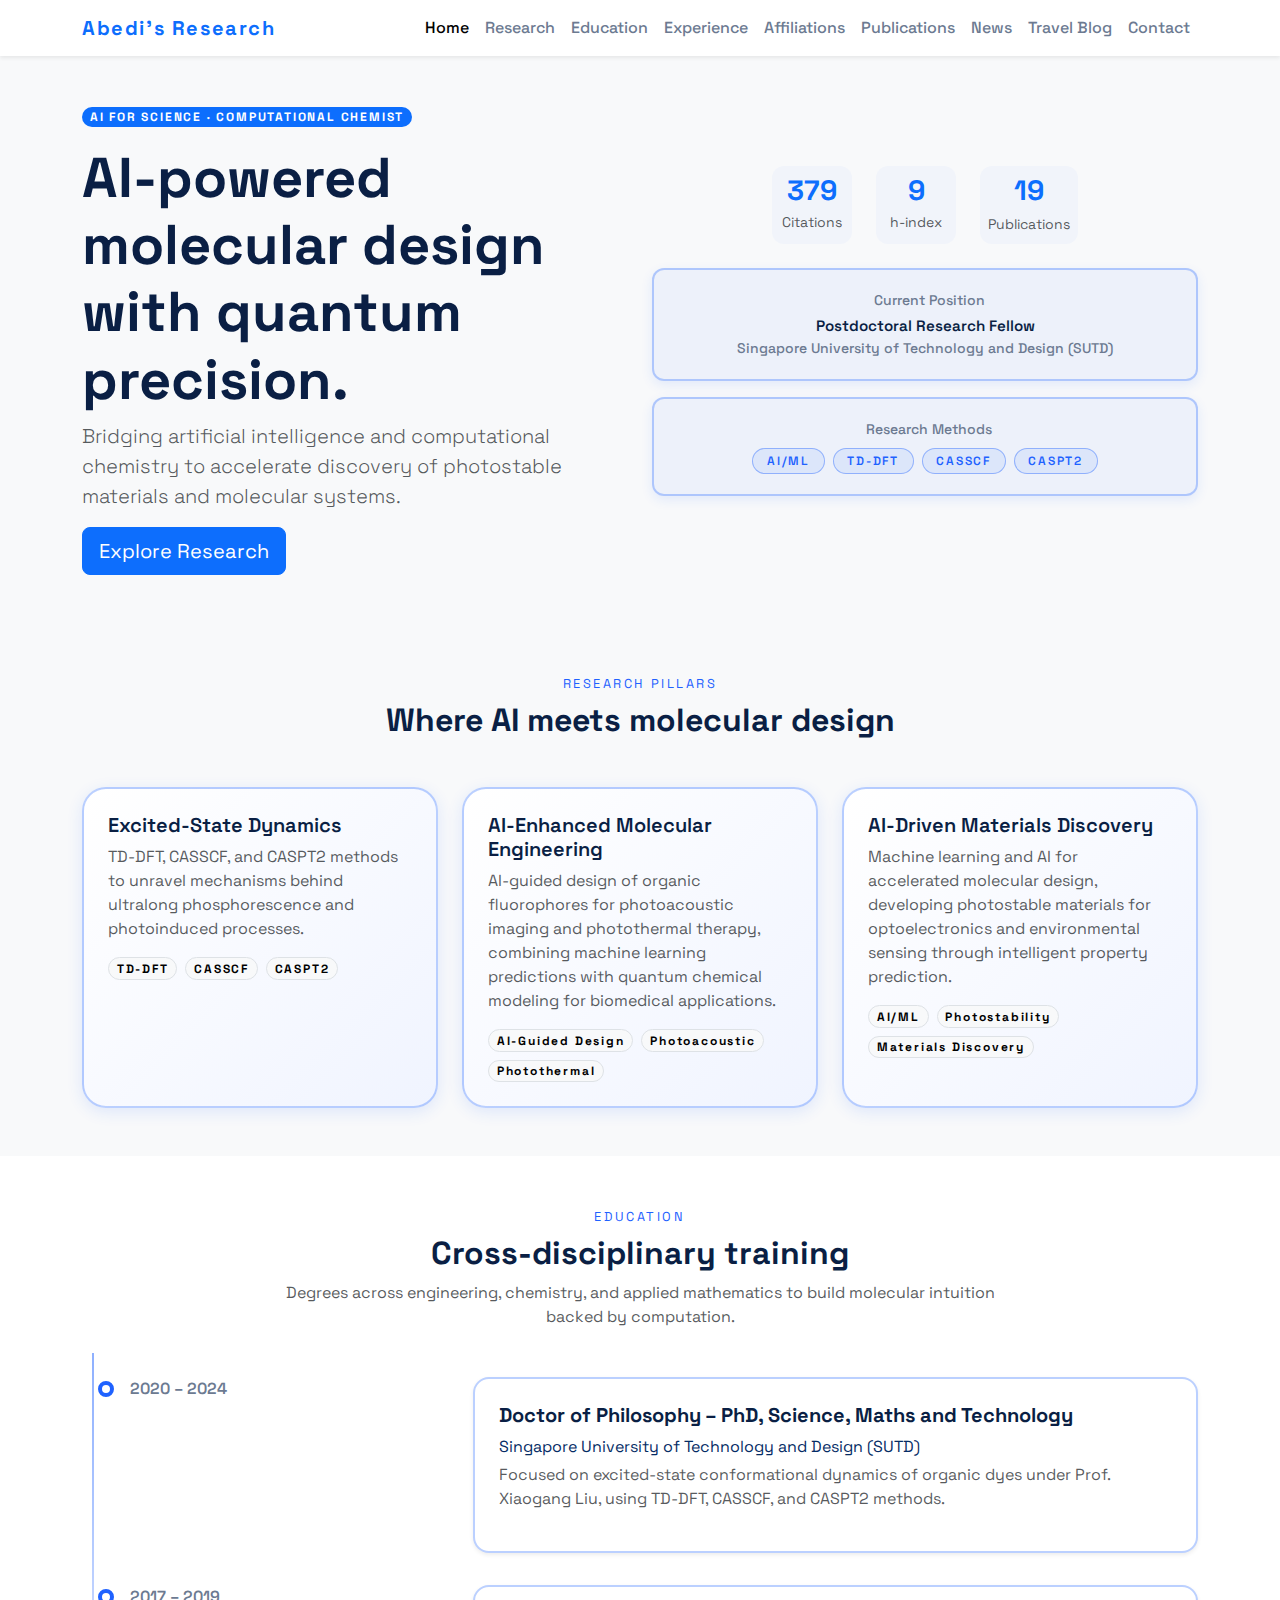
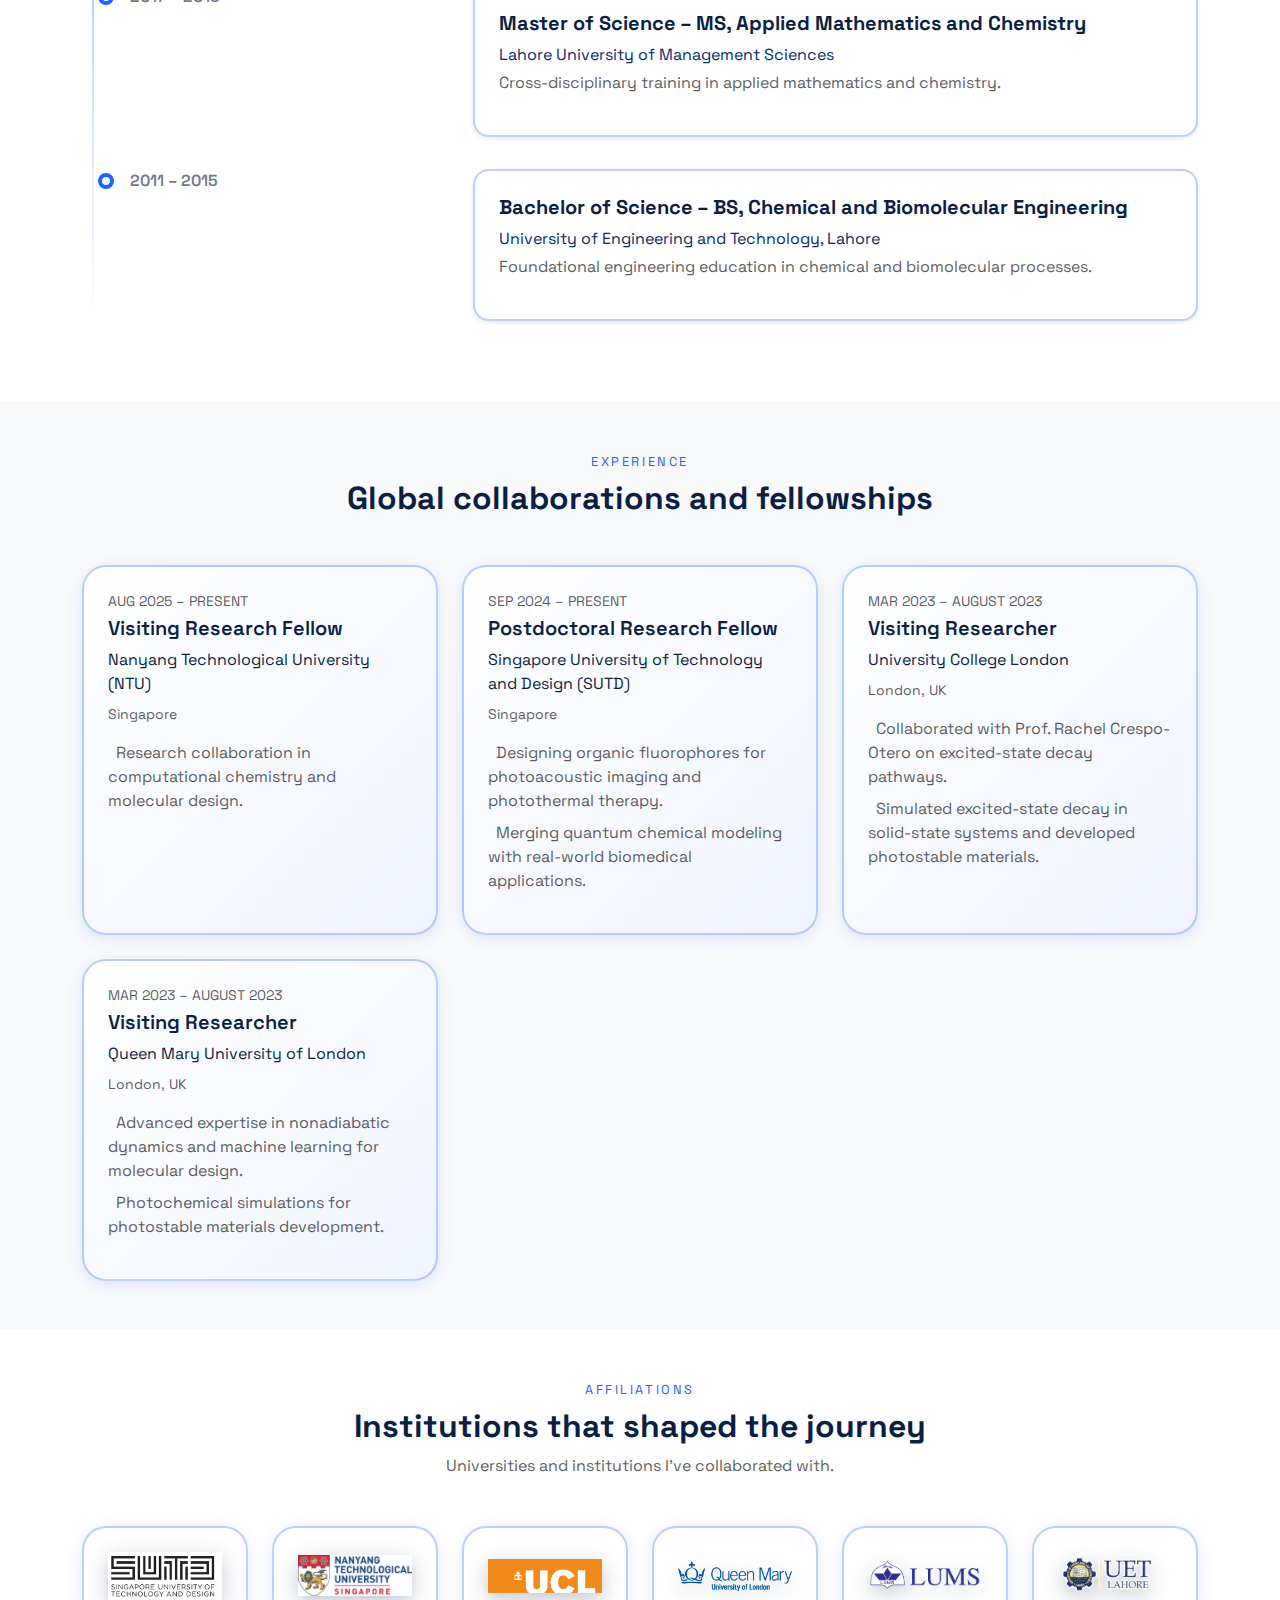
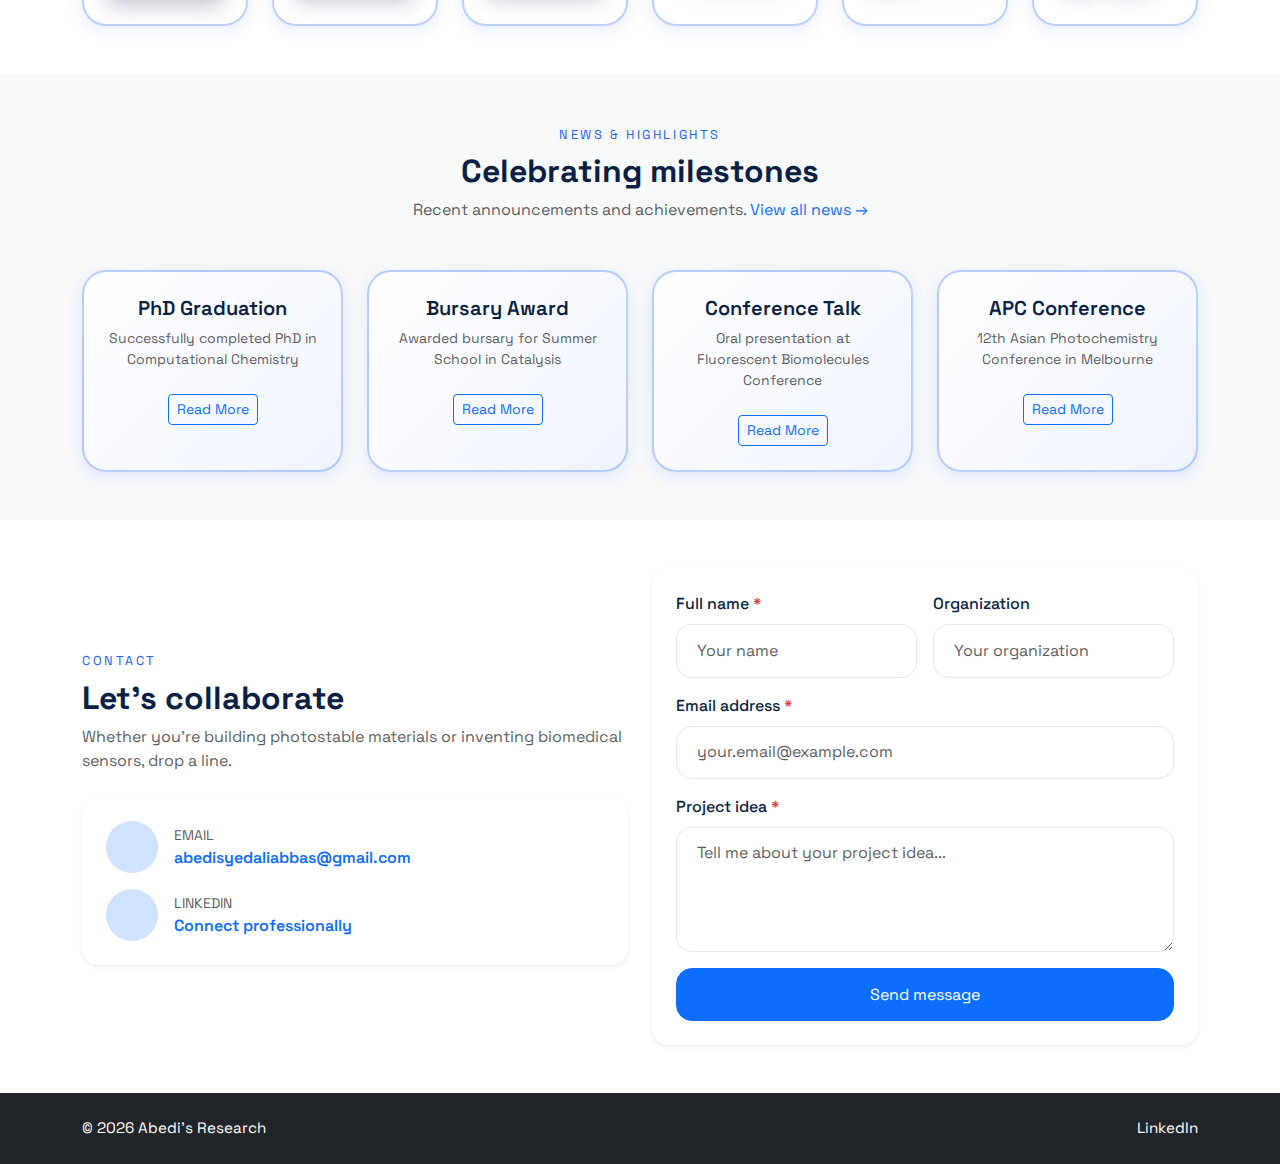
<file: index.html>
<!DOCTYPE html>
<html lang="en">
  <head>
    <meta charset="UTF-8" />
    <meta name="viewport" content="width=device-width, initial-scale=1" />
    <title>Abedi's Research · AI for Science & Computational Chemistry</title>
    <meta name="google-site-verification" content="PVUXnXSVxiQnDK-JWYdA7JHWMvPK0nof9utSaCHU_B8" />
    <meta
      name="description"
      content="Dr. Syed Ali Abbas Abedi - AI for Science & Computational Chemist. Research in AI-driven molecular design, excited-state dynamics, and machine learning for materials discovery."
    />
    <link rel="preconnect" href="https://fonts.googleapis.com" />
    <link rel="preconnect" href="https://fonts.gstatic.com" crossorigin />
    <link
      href="https://fonts.googleapis.com/css2?family=Space+Grotesk:wght@400;500;600;700&display=swap"
      rel="stylesheet"
    />
    <link
      href="https://cdn.jsdelivr.net/npm/bootstrap@5.3.3/dist/css/bootstrap.min.css"
      rel="stylesheet"
      integrity="sha384-QWTKZyjpPEjISv5WaRU9OFeRpok6YctnYmDr5pNlyT2bRjXh0JMhjY6hW+ALEwIH"
      crossorigin="anonymous"
    />
    <link
      rel="stylesheet"
      href="https://cdnjs.cloudflare.com/ajax/libs/font-awesome/6.6.0/css/all.min.css"
      integrity="sha512-fH0YdljlG7cQnF1ZX0HGhEq+y3OCAXoTr4Wr9PXgC7cmk6VwBEm90Lk9R/+qvOB0fOkH1ZZ1xd6Q6716L0l0wQ=="
      crossorigin="anonymous"
      referrerpolicy="no-referrer"
    />
    <link rel="stylesheet" href="assets/css/style.css" />
  </head>
  <body data-theme="light">
    <header class="site-header sticky-top shadow-sm">
      <nav class="navbar navbar-expand-lg bg-white">
        <div class="container">
          <a class="navbar-brand fw-bold text-primary" href="#home">
            Abedi's Research
          </a>
          <button
            class="navbar-toggler"
            type="button"
            data-bs-toggle="collapse"
            data-bs-target="#navbarNav"
            aria-controls="navbarNav"
            aria-expanded="false"
            aria-label="Toggle navigation"
            style="pointer-events: auto; cursor: pointer;"
          >
            <span class="navbar-toggler-icon"></span>
          </button>
          <div class="collapse navbar-collapse" id="navbarNav">
            <ul class="navbar-nav ms-auto align-items-lg-center">
              <li class="nav-item">
                <a class="nav-link active" href="#home">Home</a>
              </li>
              <li class="nav-item">
                <a class="nav-link" href="#research">Research</a>
              </li>
              <li class="nav-item">
                <a class="nav-link" href="#education">Education</a>
              </li>
              <li class="nav-item">
                <a class="nav-link" href="#experience">Experience</a>
              </li>
              <li class="nav-item">
                <a class="nav-link" href="#partners">Affiliations</a>
              </li>
              <li class="nav-item">
                <a class="nav-link" href="publications.html">Publications</a>
              </li>
              <li class="nav-item">
                <a class="nav-link" href="news.html">News</a>
              </li>
              <li class="nav-item">
                <a class="nav-link" href="travel.html">Travel Blog</a>
              </li>
              <li class="nav-item">
                <a class="nav-link" href="#contact">Contact</a>
              </li>
            </ul>
          </div>
        </div>
      </nav>
    </header>

    <main class="bg-light" id="home">
      <section class="hero container py-5">
        <div class="row align-items-center g-4">
          <div class="col-lg-6">
            <span class="badge rounded-pill text-bg-primary text-uppercase"
              >AI for Science · Computational Chemist</span
            >
            <h1 class="display-4 fw-bold mt-3">
              AI-powered molecular design with quantum precision.
            </h1>
            <p class="lead text-muted">
              Bridging artificial intelligence and computational chemistry to accelerate discovery of photostable materials and molecular systems.
            </p>
            <div class="d-flex gap-3 flex-wrap">
              <a class="btn btn-primary btn-lg" href="#research">
                Explore Research
              </a>
            </div>
          </div>
          <div class="col-lg-6">
            <div class="hero-right-content text-center">
              <div class="hero-stats d-flex justify-content-center gap-4 flex-wrap mb-4">
                <div class="stat-item">
                  <div class="h3 fw-bold text-primary mb-1" id="heroCitations">379</div>
                  <p class="text-muted small mb-0">Citations</p>
                </div>
                <div class="stat-item">
                  <div class="h3 fw-bold text-primary mb-1" id="heroHIndex">9</div>
                  <p class="text-muted small mb-0">h-index</p>
                </div>
                <div class="stat-item">
                  <div class="h3 fw-bold text-primary mb-1" id="heroPublications">19</div>
                  <a href="publications.html" class="text-muted small mb-0 text-decoration-none" style="cursor: pointer;">
                    Publications
                  </a>
                </div>
              </div>
              
              <!-- Current Position -->
              <div class="hero-position mb-3">
                <p class="text-muted small mb-1">
                  <i class="fa-solid fa-briefcase me-2"></i>Current Position
                </p>
                <p class="fw-semibold mb-0" id="heroPosition">Postdoctoral Research Fellow</p>
                <p class="text-muted small mb-0" id="heroOrg">SUTD, Singapore</p>
              </div>
              
              <!-- Research Keywords -->
              <div class="hero-keywords mb-3">
                <p class="text-muted small mb-2">
                  <i class="fa-solid fa-tags me-2"></i>Research Methods
                </p>
                <div class="d-flex flex-wrap gap-2 justify-content-center" id="heroKeywords">
                  <span class="badge rounded-pill text-bg-primary-subtle border border-primary">AI/ML</span>
                  <span class="badge rounded-pill text-bg-primary-subtle border border-primary">TD-DFT</span>
                  <span class="badge rounded-pill text-bg-primary-subtle border border-primary">CASSCF</span>
                  <span class="badge rounded-pill text-bg-primary-subtle border border-primary">CASPT2</span>
                </div>
              </div>
            </div>
          </div>
        </div>
      </section>

      <section id="research" class="py-5">
        <div class="container">
          <div class="section-heading text-center mb-5">
            <span class="eyebrow">Research Pillars</span>
            <h2 class="fw-bold">Where AI meets molecular design</h2>
          </div>
          <div class="row g-4" id="researchCards"></div>
        </div>
      </section>

      <section id="education" class="py-5 bg-white">
        <div class="container">
          <div class="section-heading text-center mb-5">
            <span class="eyebrow">Education</span>
            <h2 class="fw-bold">Cross-disciplinary training</h2>
            <p class="text-muted">
              Degrees across engineering, chemistry, and applied mathematics to
              build molecular intuition backed by computation.
            </p>
          </div>
          <div class="timeline" id="educationTimeline"></div>
        </div>
      </section>

      <section id="experience" class="py-5">
        <div class="container">
          <div class="section-heading text-center mb-5">
            <span class="eyebrow">Experience</span>
            <h2 class="fw-bold">Global collaborations and fellowships</h2>
          </div>
          <div class="row g-4" id="experienceCards"></div>
        </div>
      </section>

      <section id="partners" class="py-5 bg-white">
        <div class="container">
          <div class="section-heading text-center mb-5">
            <span class="eyebrow">Affiliations</span>
            <h2 class="fw-bold">Institutions that shaped the journey</h2>
            <p class="text-muted">
              Universities and institutions I've collaborated with.
            </p>
          </div>
          <div
            class="row row-cols-2 row-cols-md-3 row-cols-lg-6 g-4 align-items-center"
            id="partnerLogos"
          ></div>
        </div>
      </section>

      <section id="news" class="py-5">
        <div class="container">
          <div class="section-heading text-center mb-5">
            <span class="eyebrow">News & Highlights</span>
            <h2 class="fw-bold">Celebrating milestones</h2>
            <p class="text-muted">
              Recent announcements and achievements. 
              <a href="news.html" class="text-decoration-none">View all news →</a>
            </p>
          </div>
          <div class="row g-4">
            <div class="col-md-6 col-lg-3">
              <div class="card-gradient p-4 h-100 text-center">
                <i class="fa-solid fa-graduation-cap fa-2x text-primary mb-3"></i>
                <h3 class="h5 fw-semibold">PhD Graduation</h3>
                <p class="text-muted small">Successfully completed PhD in Computational Chemistry</p>
                <a href="news.html" class="btn btn-sm btn-outline-primary mt-2">Read More</a>
              </div>
            </div>
            <div class="col-md-6 col-lg-3">
              <div class="card-gradient p-4 h-100 text-center">
                <i class="fa-solid fa-trophy fa-2x text-primary mb-3"></i>
                <h3 class="h5 fw-semibold">Bursary Award</h3>
                <p class="text-muted small">Awarded bursary for Summer School in Catalysis</p>
                <a href="news.html" class="btn btn-sm btn-outline-primary mt-2">Read More</a>
              </div>
            </div>
            <div class="col-md-6 col-lg-3">
              <div class="card-gradient p-4 h-100 text-center">
                <i class="fa-solid fa-microphone fa-2x text-primary mb-3"></i>
                <h3 class="h5 fw-semibold">Conference Talk</h3>
                <p class="text-muted small">Oral presentation at Fluorescent Biomolecules Conference</p>
                <a href="news.html" class="btn btn-sm btn-outline-primary mt-2">Read More</a>
              </div>
            </div>
            <div class="col-md-6 col-lg-3">
              <div class="card-gradient p-4 h-100 text-center">
                <i class="fa-solid fa-globe fa-2x text-primary mb-3"></i>
                <h3 class="h5 fw-semibold">APC Conference</h3>
                <p class="text-muted small">12th Asian Photochemistry Conference in Melbourne</p>
                <a href="news.html" class="btn btn-sm btn-outline-primary mt-2">Read More</a>
              </div>
            </div>
          </div>
        </div>
      </section>

      <section id="contact" class="py-5 bg-white">
        <div class="container">
          <div class="row g-4 align-items-center">
            <div class="col-lg-6">
              <div class="section-heading mb-4">
                <span class="eyebrow">Contact</span>
                <h2 class="fw-bold">Let’s collaborate</h2>
                <p class="text-muted">
                  Whether you’re building photostable materials or inventing
                  biomedical sensors, drop a line.
                </p>
              </div>
              <div class="contact-card p-4 rounded-4 shadow-sm bg-white">
                <div class="d-flex align-items-center gap-3 mb-3">
                  <div class="icon-circle bg-primary-subtle text-primary">
                    <i class="fa-solid fa-envelope"></i>
                  </div>
                  <div>
                    <p class="text-uppercase small text-muted mb-0">Email</p>
                    <a
                      class="fw-semibold text-decoration-none"
                      href="mailto:abedisyedaliabbas@gmail.com"
                      >abedisyedaliabbas@gmail.com</a
                    >
                  </div>
                </div>
                <div class="d-flex align-items-center gap-3">
                  <div class="icon-circle bg-primary-subtle text-primary">
                    <i class="fa-brands fa-linkedin"></i>
                  </div>
                  <div>
                    <p class="text-uppercase small text-muted mb-0">
                      LinkedIn
                    </p>
                    <a 
                      class="fw-semibold text-decoration-none" 
                      href="https://www.linkedin.com/in/abedisyedali/"
                      target="_blank"
                      rel="noopener"
                      >Connect professionally</a
                    >
                  </div>
                </div>
              </div>
            </div>
            <div class="col-lg-6">
              <form 
                name="contact" 
                method="POST" 
                action="https://formspree.io/f/mjkjgalv"
                class="p-4 rounded-4 bg-white shadow-sm"
                id="contactForm"
              >
                <!-- Hidden field for Formspree -->
                <input type="hidden" name="_subject" value="New Contact Form Submission from Portfolio" />
                <input type="hidden" name="_next" value="" />
                
                <!-- Success/Error Messages -->
                <div id="formMessage" class="alert d-none" role="alert"></div>
                
                <div class="row g-3">
                  <div class="col-md-6">
                    <label for="name" class="form-label">Full name <span class="text-danger">*</span></label>
                    <input
                      type="text"
                      id="name"
                      name="name"
                      class="form-control"
                      placeholder="Your name"
                      required
                    />
                  </div>
                  <div class="col-md-6">
                    <label for="organization" class="form-label">Organization</label>
                    <input
                      type="text"
                      id="organization"
                      name="organization"
                      class="form-control"
                      placeholder="Your organization"
                    />
                  </div>
                  <div class="col-12">
                    <label for="email" class="form-label">Email address <span class="text-danger">*</span></label>
                    <input
                      type="email"
                      id="email"
                      name="email"
                      class="form-control"
                      placeholder="your.email@example.com"
                      required
                    />
                  </div>
                  <div class="col-12">
                    <label for="message" class="form-label">Project idea <span class="text-danger">*</span></label>
                    <textarea
                      id="message"
                      name="message"
                      class="form-control"
                      rows="4"
                      placeholder="Tell me about your project idea..."
                      required
                    ></textarea>
                  </div>
                  <div class="col-12">
                    <button class="btn btn-primary w-100" type="submit" id="submitBtn">
                      <span class="spinner-border spinner-border-sm d-none me-2" role="status" aria-hidden="true"></span>
                      Send message
                    </button>
                  </div>
                </div>
              </form>
            </div>
          </div>
        </div>
      </section>
    </main>

    <footer class="py-4 bg-dark text-white">
      <div class="container d-flex flex-column flex-md-row justify-content-between">
        <p class="mb-0">
          © <span id="year"></span> Abedi's Research
        </p>
        <div class="d-flex flex-column flex-md-row gap-3 gap-md-4">
          <p class="mb-0">
            <a
              href="https://www.linkedin.com/in/abedisyedali/"
              class="text-white text-decoration-none"
              target="_blank"
              rel="noopener"
            >
              <i class="fa-brands fa-linkedin me-2"></i>LinkedIn
            </a>
          </p>
        </div>
      </div>
    </footer>

    <template id="timelineItemTemplate">
      <div class="timeline-item row g-4">
        <div class="col-md-4">
          <div class="timeline-badge">
            <span class="year"></span>
          </div>
        </div>
        <div class="col-md-8">
          <div class="timeline-content shadow-sm p-4 rounded-4 bg-white">
            <h3 class="h5 fw-bold title"></h3>
            <p class="mb-1 text-primary-emphasis institution"></p>
            <p class="text-muted description"></p>
          </div>
        </div>
      </div>
    </template>

    <script
      src="https://cdn.jsdelivr.net/npm/bootstrap@5.3.3/dist/js/bootstrap.bundle.min.js"
      integrity="sha384-q2nyN1m9Qm8r+J7saEh1PQuPgAjTnt52HxUvmP6HInAcu9G5lOIKw1HHOg8z8G4D"
      crossorigin="anonymous"
    ></script>
    <script src="assets/js/shared.js"></script>
    <script src="assets/js/main.js"></script>
  </body>
</html>
</file>
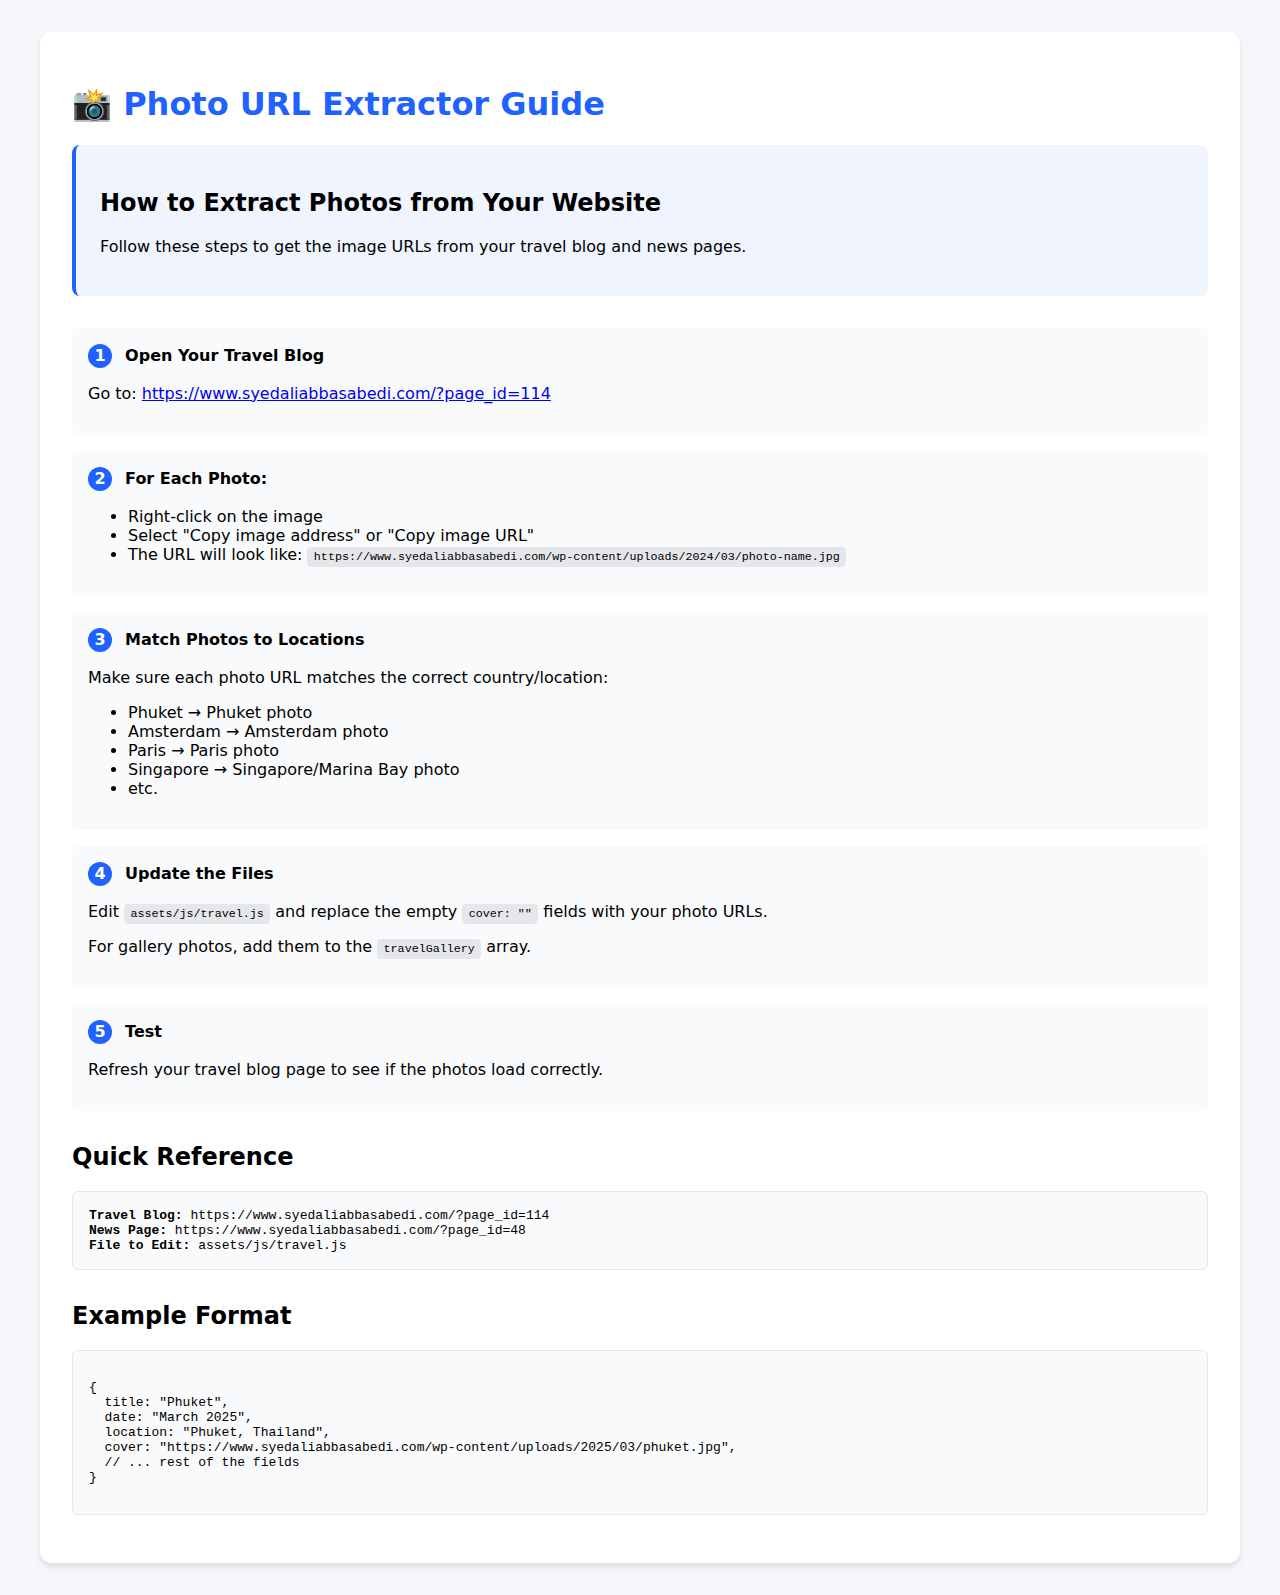
<file: extract-photos.html>
<!DOCTYPE html>
<html lang="en">
<head>
    <meta charset="UTF-8">
    <meta name="viewport" content="width=device-width, initial-scale=1.0">
    <title>Photo URL Extractor</title>
    <style>
        body {
            font-family: system-ui, -apple-system, sans-serif;
            max-width: 1200px;
            margin: 0 auto;
            padding: 2rem;
            background: #f5f7fb;
        }
        .container {
            background: white;
            padding: 2rem;
            border-radius: 12px;
            box-shadow: 0 4px 6px rgba(0,0,0,0.1);
        }
        h1 {
            color: #1f62ff;
        }
        .instructions {
            background: #f0f4ff;
            padding: 1.5rem;
            border-radius: 8px;
            margin-bottom: 2rem;
            border-left: 4px solid #1f62ff;
        }
        .step {
            margin: 1rem 0;
            padding: 1rem;
            background: #f9fafb;
            border-radius: 6px;
        }
        .step-number {
            display: inline-block;
            background: #1f62ff;
            color: white;
            width: 24px;
            height: 24px;
            border-radius: 50%;
            text-align: center;
            line-height: 24px;
            margin-right: 0.5rem;
            font-weight: bold;
        }
        code {
            background: #e5e7eb;
            padding: 0.2rem 0.4rem;
            border-radius: 4px;
            font-size: 0.9em;
        }
        .url-box {
            background: #f9fafb;
            border: 1px solid #e5e7eb;
            border-radius: 6px;
            padding: 1rem;
            margin: 1rem 0;
            font-family: monospace;
            word-break: break-all;
        }
        .copy-btn {
            background: #1f62ff;
            color: white;
            border: none;
            padding: 0.5rem 1rem;
            border-radius: 6px;
            cursor: pointer;
            margin-top: 0.5rem;
        }
        .copy-btn:hover {
            background: #1552d6;
        }
    </style>
</head>
<body>
    <div class="container">
        <h1>📸 Photo URL Extractor Guide</h1>
        
        <div class="instructions">
            <h2>How to Extract Photos from Your Website</h2>
            <p>Follow these steps to get the image URLs from your travel blog and news pages.</p>
        </div>

        <div class="step">
            <span class="step-number">1</span>
            <strong>Open Your Travel Blog</strong>
            <p>Go to: <a href="https://www.syedaliabbasabedi.com/?page_id=114" target="_blank">https://www.syedaliabbasabedi.com/?page_id=114</a></p>
        </div>

        <div class="step">
            <span class="step-number">2</span>
            <strong>For Each Photo:</strong>
            <ul>
                <li>Right-click on the image</li>
                <li>Select "Copy image address" or "Copy image URL"</li>
                <li>The URL will look like: <code>https://www.syedaliabbasabedi.com/wp-content/uploads/2024/03/photo-name.jpg</code></li>
            </ul>
        </div>

        <div class="step">
            <span class="step-number">3</span>
            <strong>Match Photos to Locations</strong>
            <p>Make sure each photo URL matches the correct country/location:</p>
            <ul>
                <li>Phuket → Phuket photo</li>
                <li>Amsterdam → Amsterdam photo</li>
                <li>Paris → Paris photo</li>
                <li>Singapore → Singapore/Marina Bay photo</li>
                <li>etc.</li>
            </ul>
        </div>

        <div class="step">
            <span class="step-number">4</span>
            <strong>Update the Files</strong>
            <p>Edit <code>assets/js/travel.js</code> and replace the empty <code>cover: ""</code> fields with your photo URLs.</p>
            <p>For gallery photos, add them to the <code>travelGallery</code> array.</p>
        </div>

        <div class="step">
            <span class="step-number">5</span>
            <strong>Test</strong>
            <p>Refresh your travel blog page to see if the photos load correctly.</p>
        </div>

        <h2 style="margin-top: 2rem;">Quick Reference</h2>
        <div class="url-box">
            <strong>Travel Blog:</strong> https://www.syedaliabbasabedi.com/?page_id=114<br>
            <strong>News Page:</strong> https://www.syedaliabbasabedi.com/?page_id=48<br>
            <strong>File to Edit:</strong> assets/js/travel.js
        </div>

        <h2 style="margin-top: 2rem;">Example Format</h2>
        <div class="url-box">
            <pre>{
  title: "Phuket",
  date: "March 2025",
  location: "Phuket, Thailand",
  cover: "https://www.syedaliabbasabedi.com/wp-content/uploads/2025/03/phuket.jpg",
  // ... rest of the fields
}</pre>
        </div>
    </div>
</body>
</html>
</file>
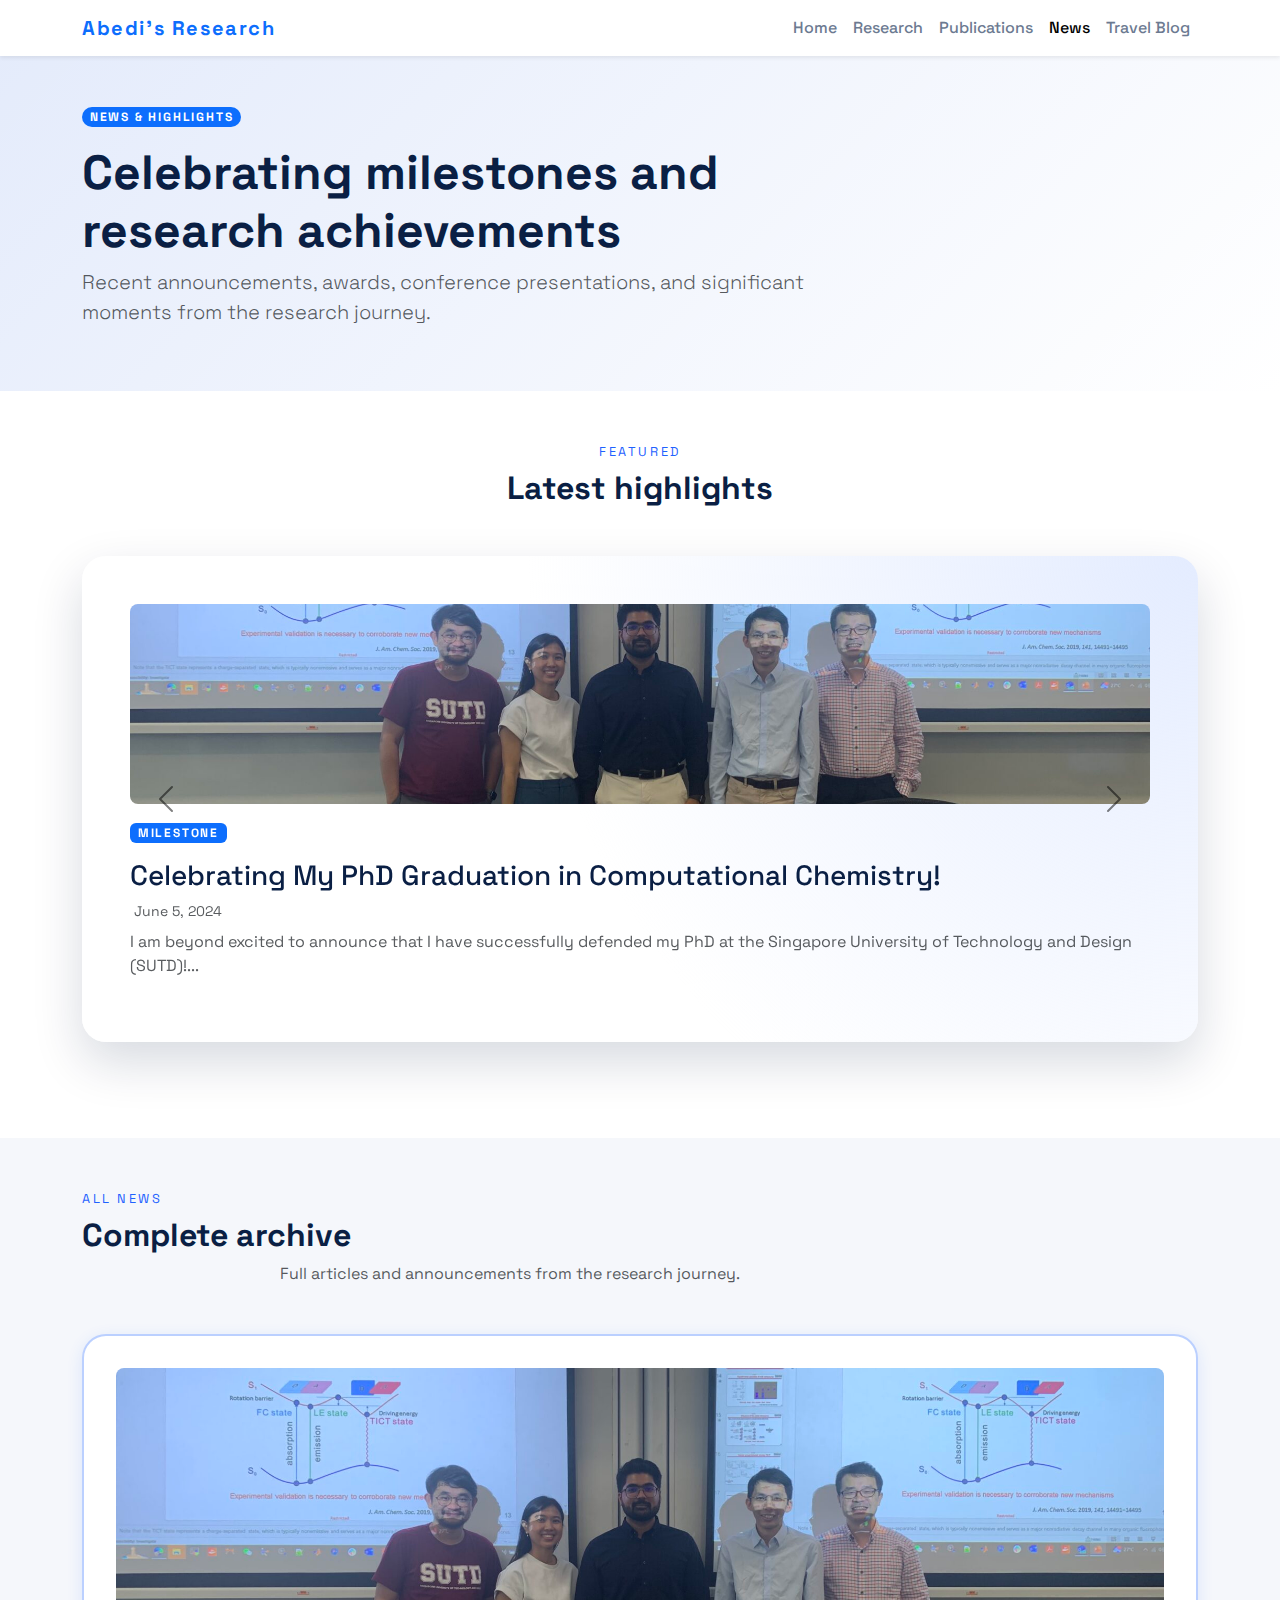
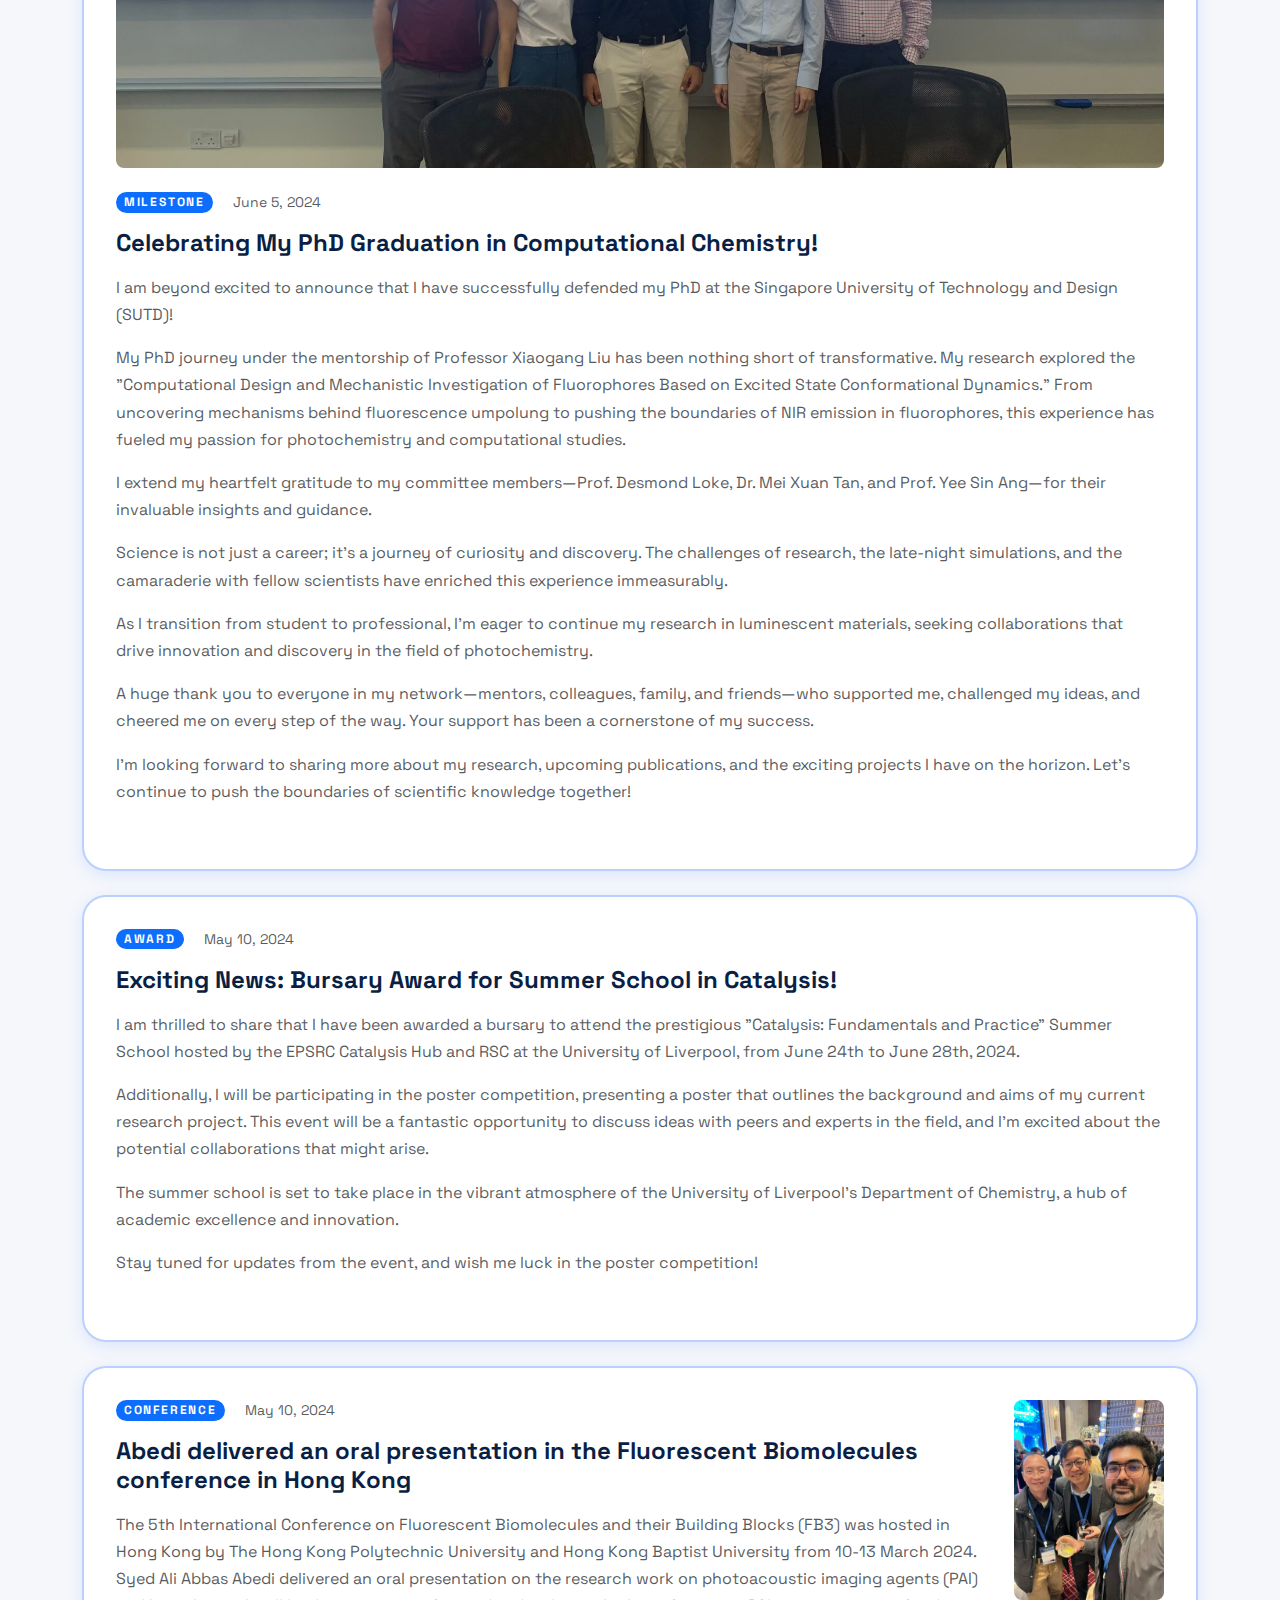
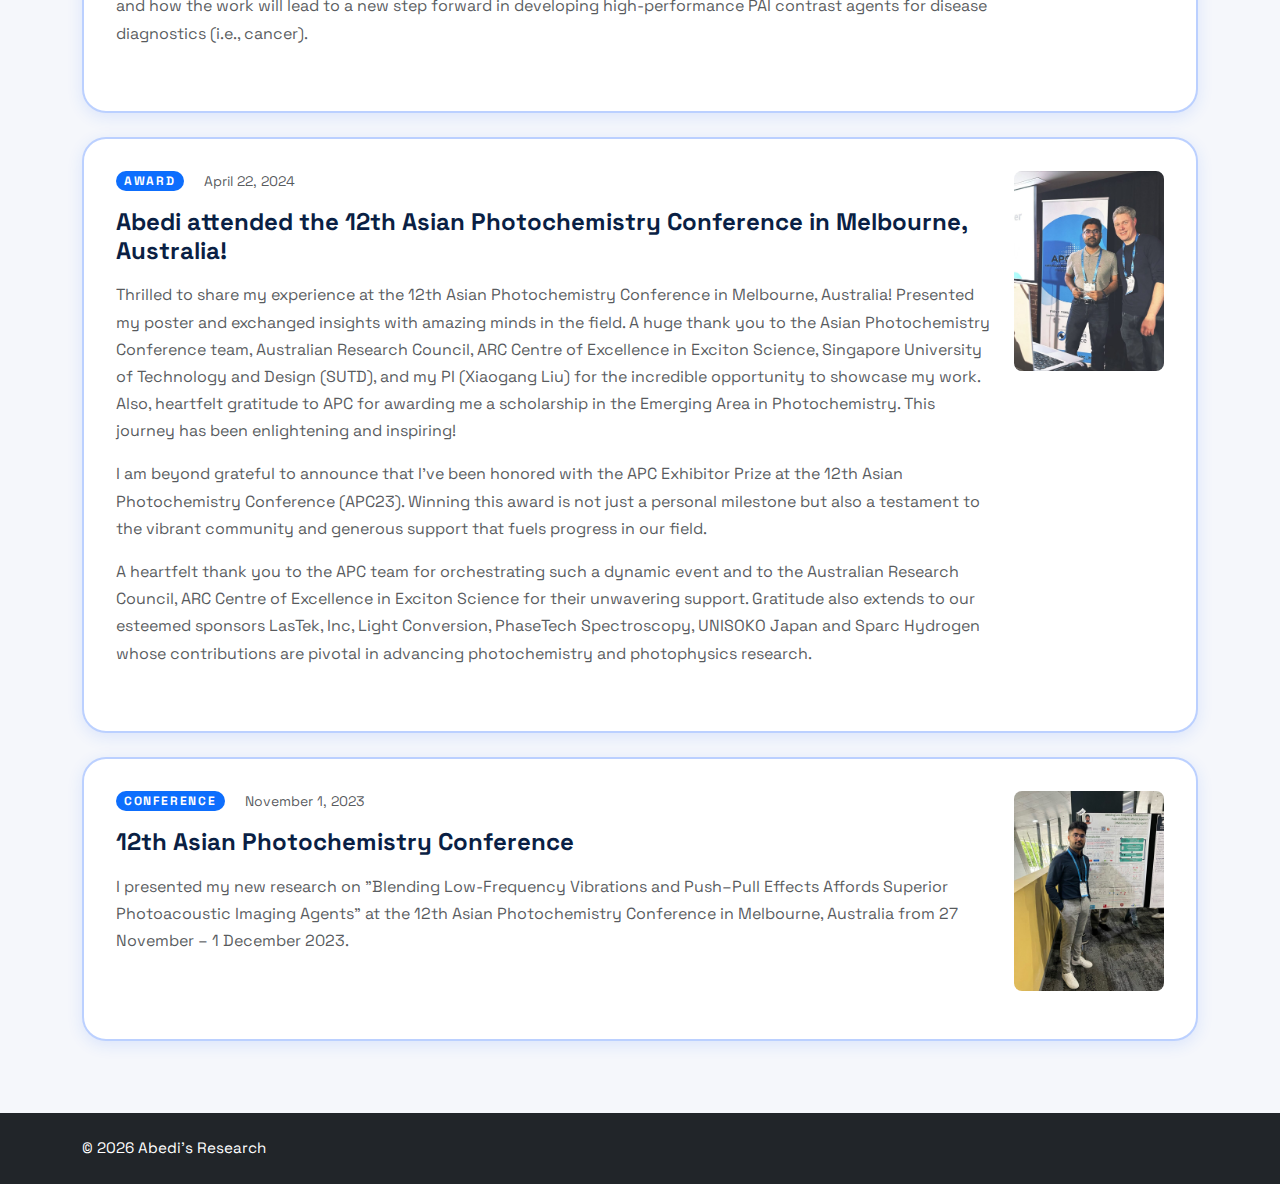
<file: news.html>
<!DOCTYPE html>
<html lang="en">
  <head>
    <meta charset="UTF-8" />
    <meta name="viewport" content="width=device-width, initial-scale=1" />
    <title>News & Highlights · Abedi's Research</title>
    <meta
      name="description"
      content="Recent news, milestones, and highlights from Dr. Syed Ali Abbas Abedi's research journey."
    />
    <link rel="preconnect" href="https://fonts.googleapis.com" />
    <link rel="preconnect" href="https://fonts.gstatic.com" crossorigin />
    <link
      href="https://fonts.googleapis.com/css2?family=Space+Grotesk:wght@400;500;600;700&display=swap"
      rel="stylesheet"
    />
    <link
      href="https://cdn.jsdelivr.net/npm/bootstrap@5.3.3/dist/css/bootstrap.min.css"
      rel="stylesheet"
      integrity="sha384-QWTKZyjpPEjISv5WaRU9OFeRpok6YctnYmDr5pNlyT2bRjXh0JMhjY6hW+ALEwIH"
      crossorigin="anonymous"
    />
    <link
      rel="stylesheet"
      href="https://cdnjs.cloudflare.com/ajax/libs/font-awesome/6.6.0/css/all.min.css"
      integrity="sha512-fH0YdljlG7cQnF1ZX0HGhEq+y3OCAXoTr4Wr9PXgC7cmk6VwBEm90Lk9R/+qvOB0fOkH1ZZ1xd6Q6716L0l0wQ=="
      crossorigin="anonymous"
      referrerpolicy="no-referrer"
    />
    <link rel="stylesheet" href="assets/css/style.css" />
  </head>
  <body data-theme="light">
    <header class="site-header sticky-top shadow-sm">
      <nav class="navbar navbar-expand-lg bg-white">
        <div class="container">
          <a class="navbar-brand fw-bold text-primary" href="index.html#home">
            Abedi's Research
          </a>
          <button
            class="navbar-toggler"
            type="button"
            data-bs-toggle="collapse"
            data-bs-target="#navbarNav"
            aria-controls="navbarNav"
            aria-expanded="false"
            aria-label="Toggle navigation"
            style="pointer-events: auto; cursor: pointer;"
          >
            <span class="navbar-toggler-icon"></span>
          </button>
          <div class="collapse navbar-collapse" id="navbarNav">
            <ul class="navbar-nav ms-auto align-items-lg-center">
              <li class="nav-item">
                <a class="nav-link" href="index.html#home">Home</a>
              </li>
              <li class="nav-item">
                <a class="nav-link" href="index.html#research">Research</a>
              </li>
              <li class="nav-item">
                <a class="nav-link" href="publications.html">Publications</a>
              </li>
              <li class="nav-item">
                <a class="nav-link active" href="news.html">News</a>
              </li>
              <li class="nav-item">
                <a class="nav-link" href="travel.html">Travel Blog</a>
              </li>
            </ul>
          </div>
        </div>
      </nav>
    </header>

    <main id="newsPage">
      <section class="page-hero">
        <div class="container py-5">
          <div class="row g-4 align-items-center">
            <div class="col-lg-8">
              <span class="badge rounded-pill text-bg-primary text-uppercase"
                >News & Highlights</span
              >
              <h1 class="display-5 fw-bold mt-3">
                Celebrating milestones and research achievements
              </h1>
              <p class="lead text-muted">
                Recent announcements, awards, conference presentations, and
                significant moments from the research journey.
              </p>
            </div>
          </div>
        </div>
      </section>

      <section class="py-5 bg-white">
        <div class="container">
          <div class="section-heading text-center mb-5">
            <span class="eyebrow">Featured</span>
            <h2 class="fw-bold">Latest highlights</h2>
          </div>
          <div class="news-carousel mb-5">
            <div
              id="newsCarousel"
              class="carousel slide"
              data-bs-ride="carousel"
            >
              <div class="carousel-inner" id="newsSlides"></div>
              <button
                class="carousel-control-prev"
                type="button"
                data-bs-target="#newsCarousel"
                data-bs-slide="prev"
              >
                <span class="carousel-control-prev-icon" aria-hidden="true"></span>
                <span class="visually-hidden">Previous</span>
              </button>
              <button
                class="carousel-control-next"
                type="button"
                data-bs-target="#newsCarousel"
                data-bs-slide="next"
              >
                <span class="carousel-control-next-icon" aria-hidden="true"></span>
                <span class="visually-hidden">Next</span>
              </button>
            </div>
          </div>
        </div>
      </section>

      <section class="py-5">
        <div class="container">
          <div class="section-heading mb-5">
            <span class="eyebrow">All News</span>
            <h2 class="fw-bold">Complete archive</h2>
            <p class="text-muted">
              Full articles and announcements from the research journey.
            </p>
          </div>
          <div id="newsArticles"></div>
        </div>
      </section>
    </main>

    <footer class="py-4 bg-dark text-white">
      <div class="container d-flex flex-column flex-md-row justify-content-between">
        <p class="mb-0">
          © <span id="year"></span> Abedi's Research
        </p>
      </div>
    </footer>

    <script
      src="https://cdn.jsdelivr.net/npm/bootstrap@5.3.3/dist/js/bootstrap.bundle.min.js"
      integrity="sha384-q2nyN1m9Qm8r+J7saEh1PQuPgAjTnt52HxUvmP6HInAcu9G5lOIKw1HHOg8z8G4D"
      crossorigin="anonymous"
    ></script>
    <script src="assets/js/shared.js"></script>
    <script src="assets/js/news.js"></script>
  </body>
</html>
</file>
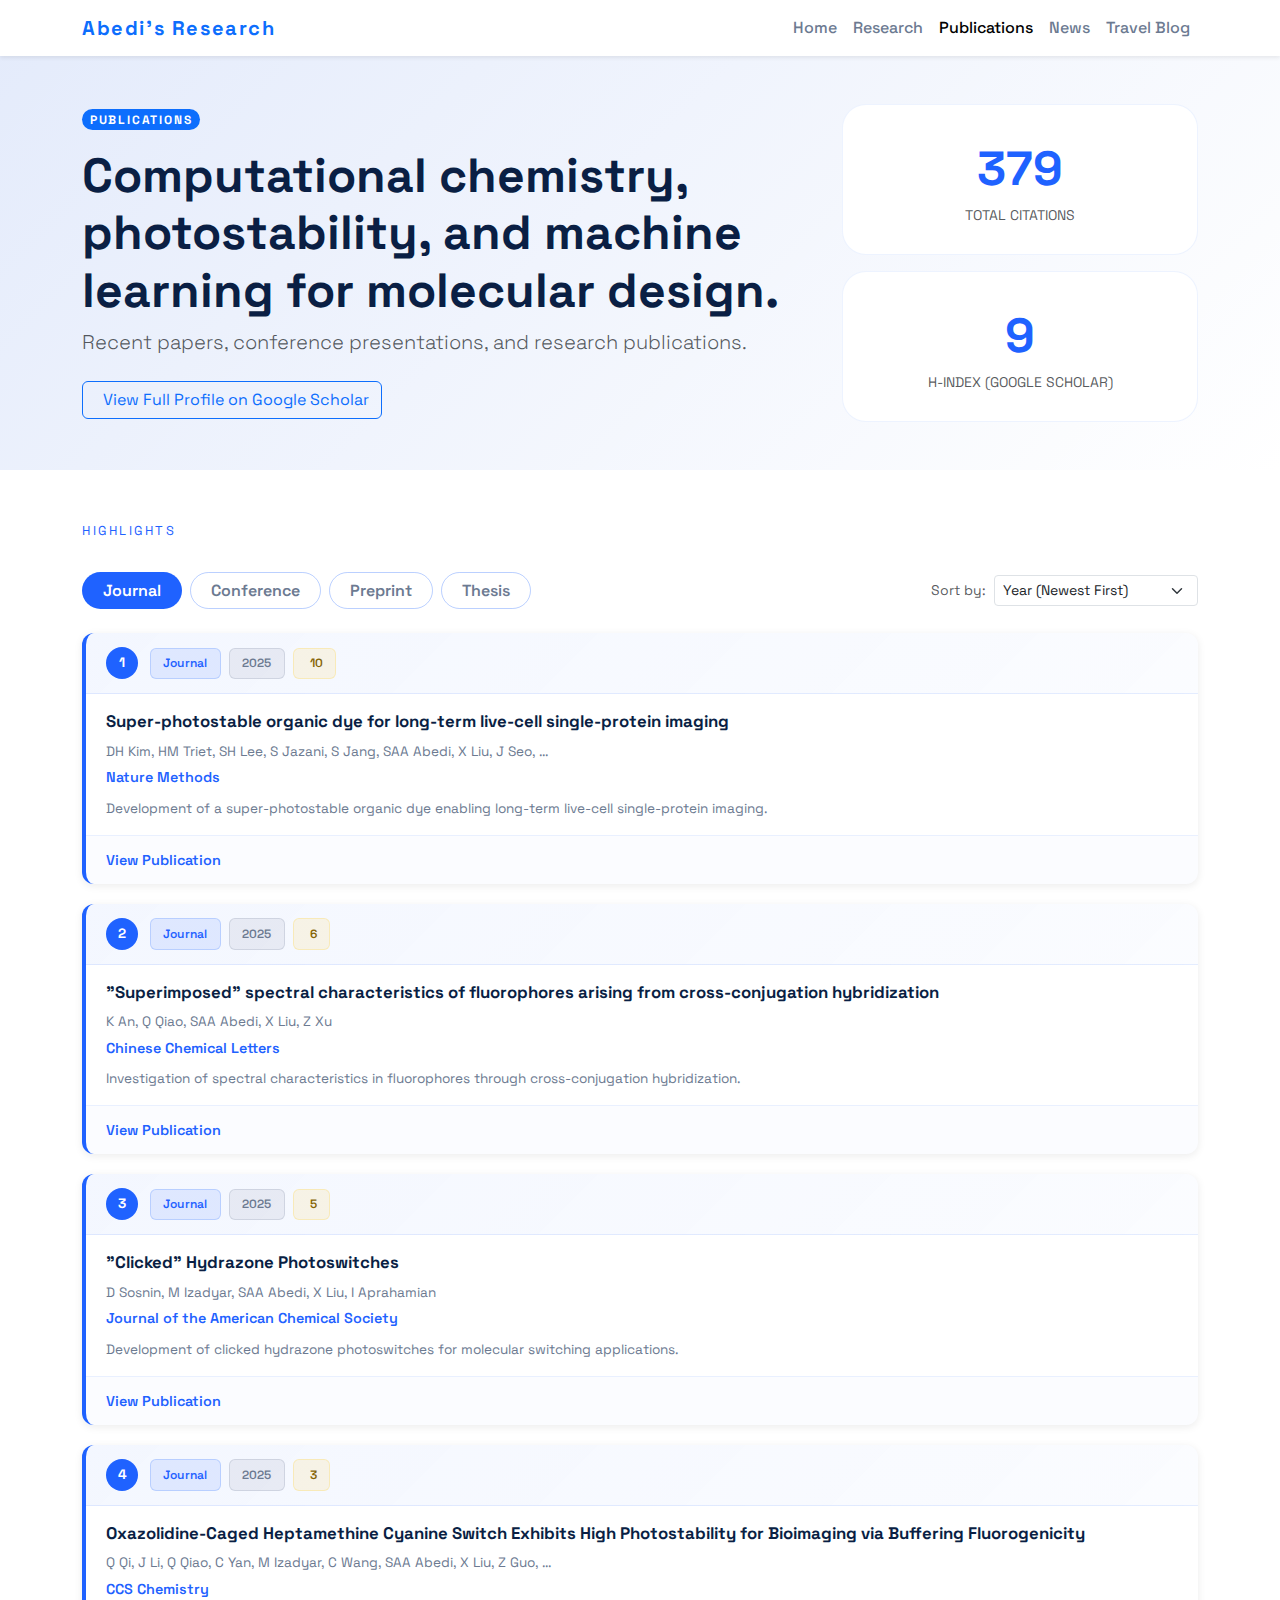
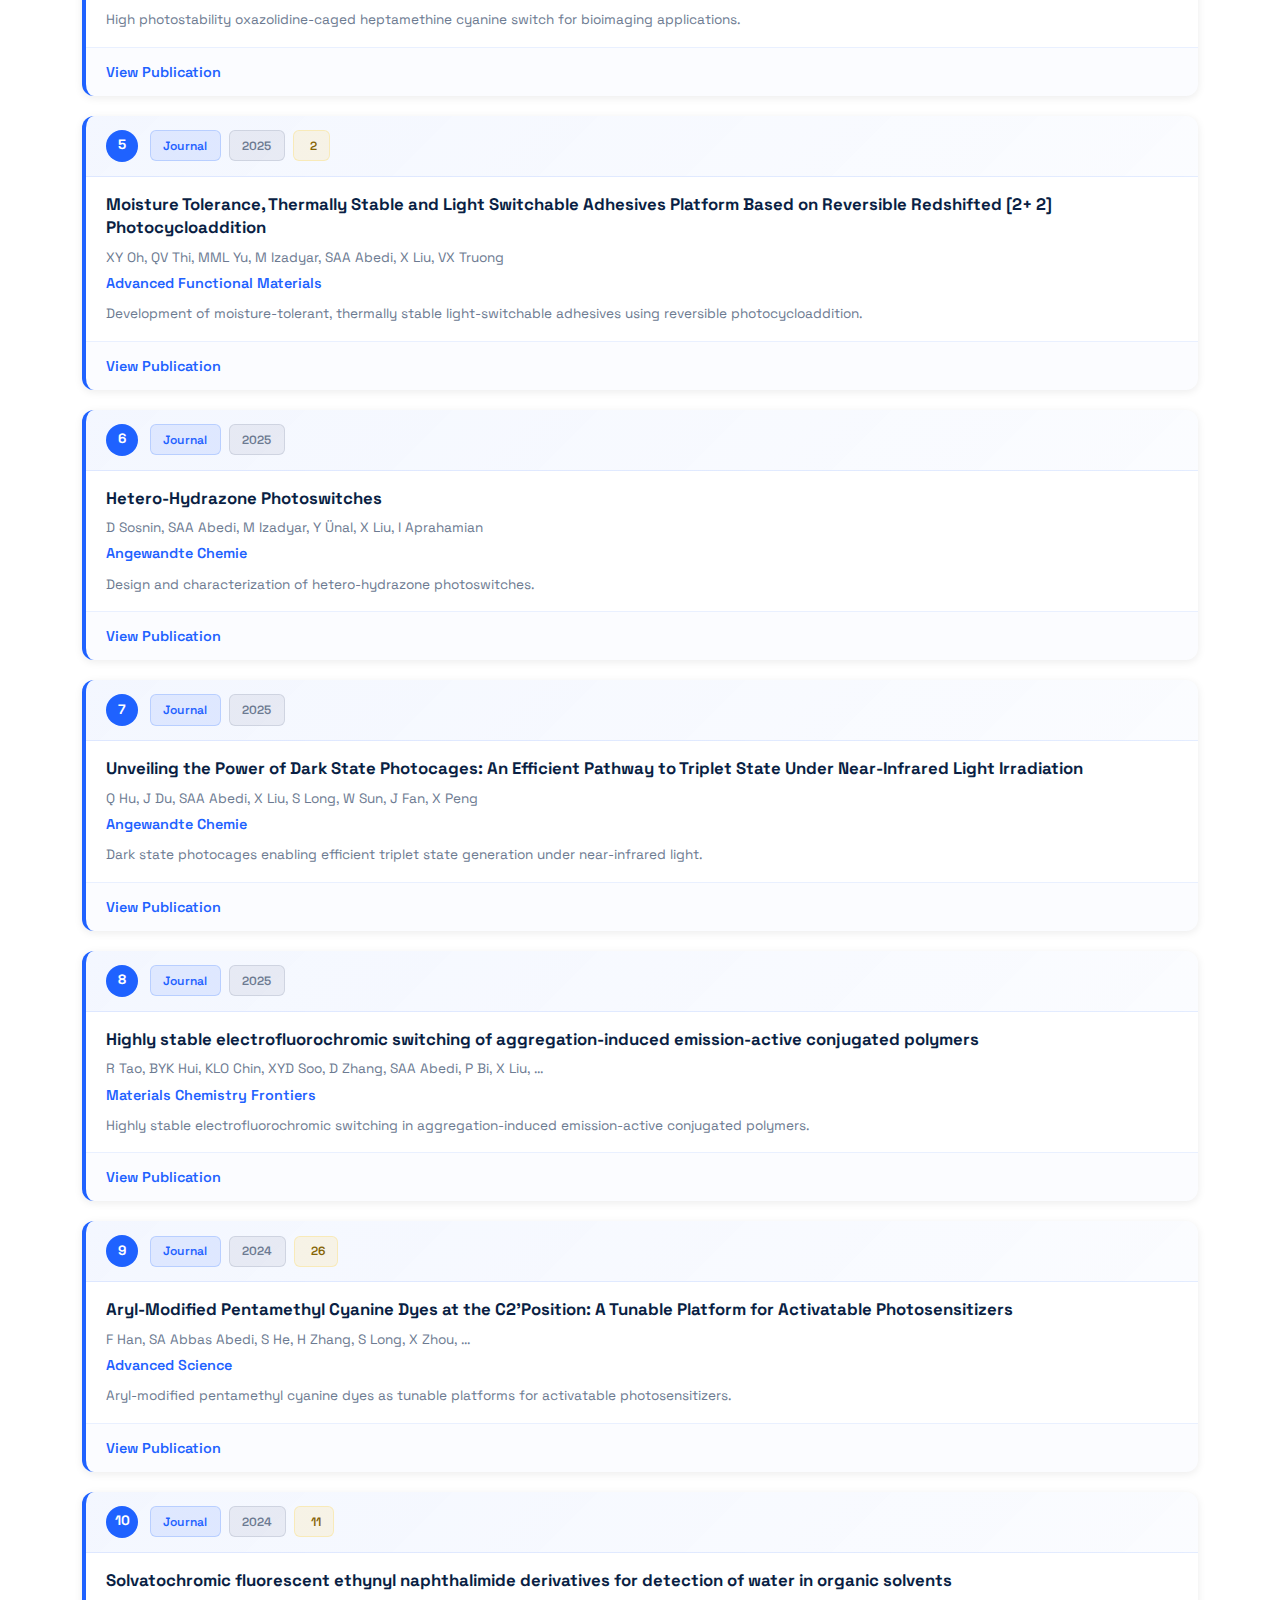
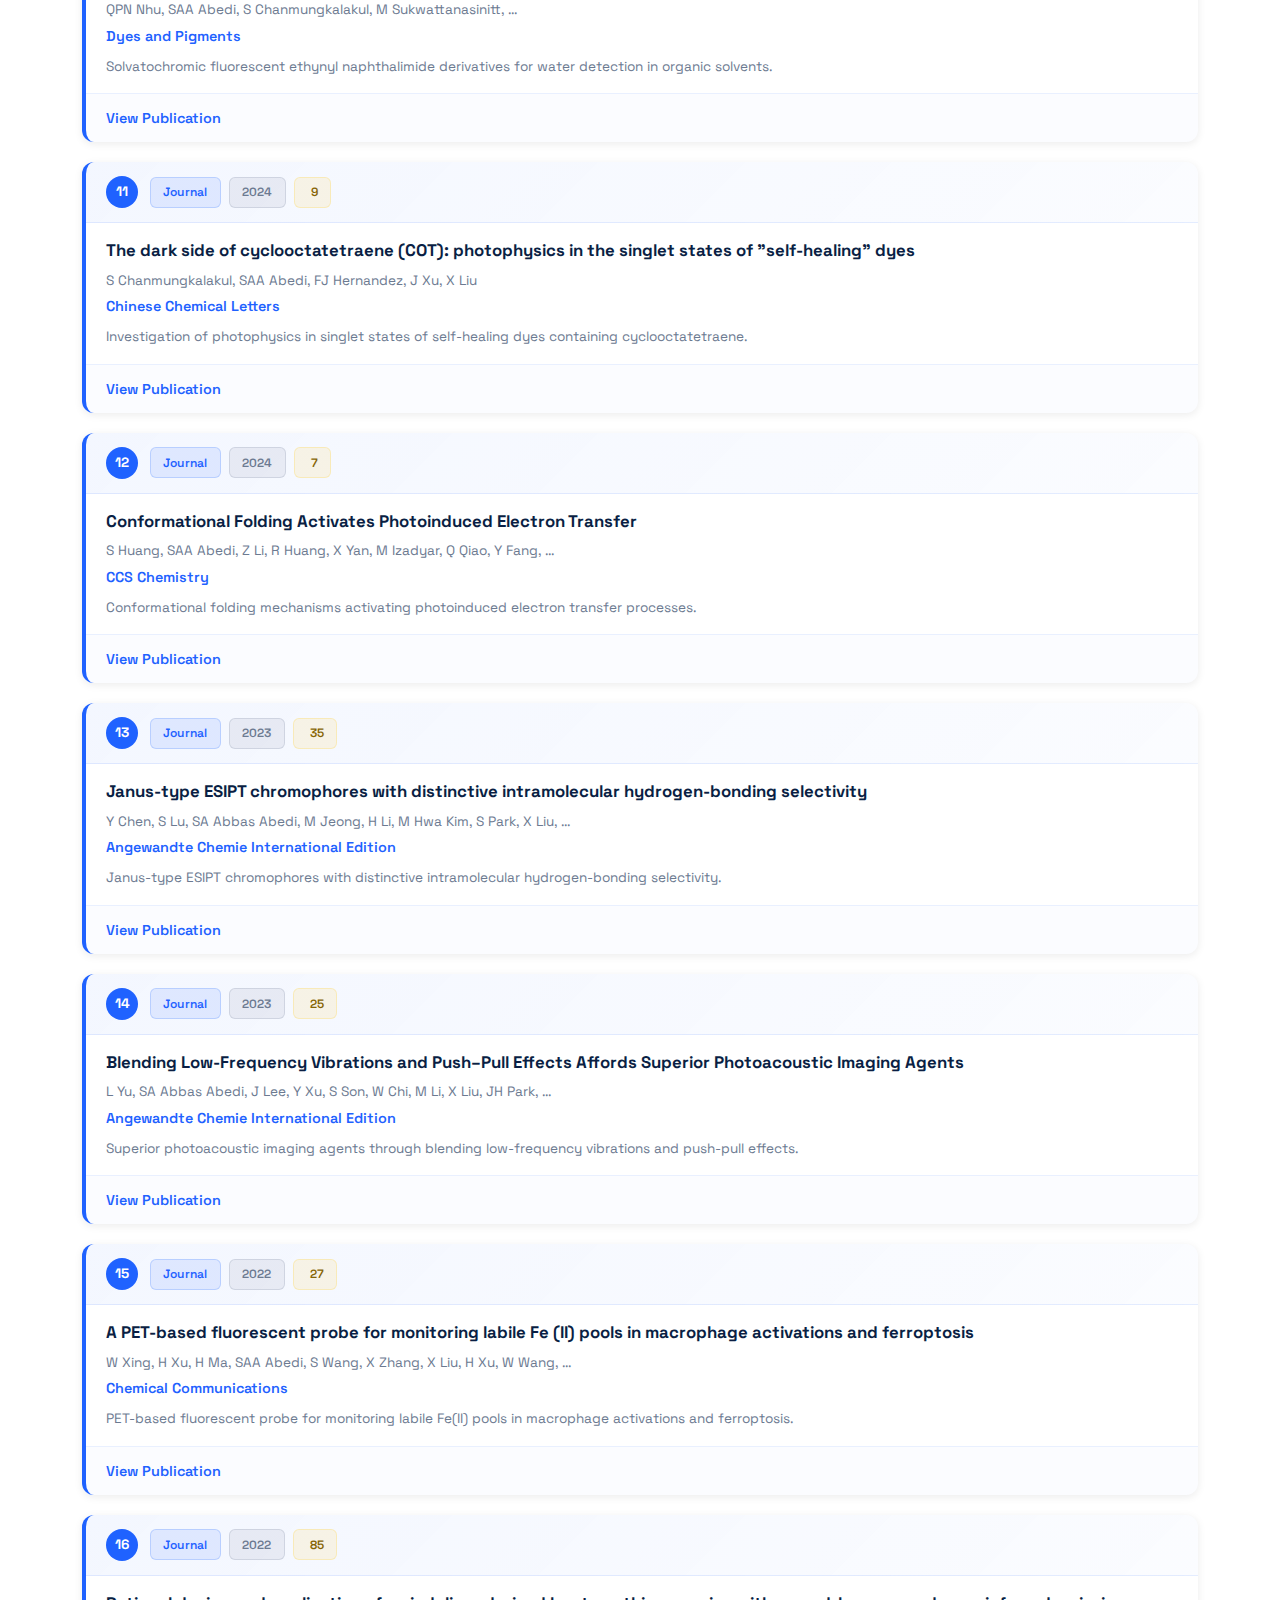
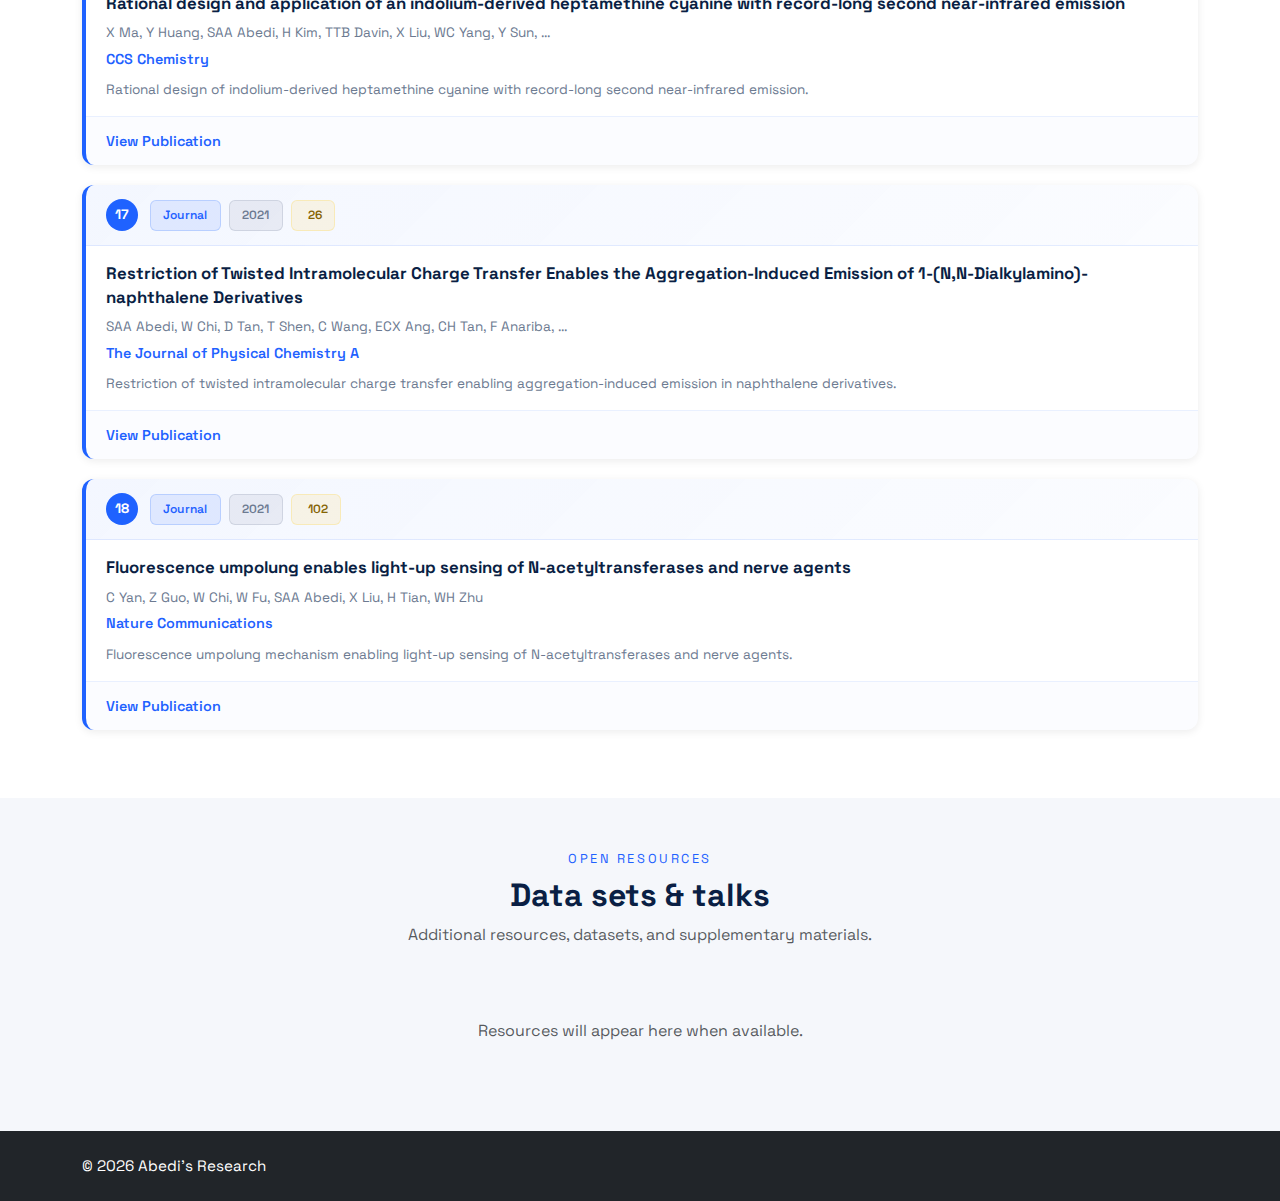
<file: publications.html>
<!DOCTYPE html>
<html lang="en">
  <head>
    <meta charset="UTF-8" />
    <meta name="viewport" content="width=device-width, initial-scale=1" />
    <title>Publications · Abedi's Research</title>
    <meta
      name="description"
      content="Selected publications, invited talks, and datasets from Dr. Syed Ali Abbas Abedi’s computational chemistry journey."
    />
    <link rel="preconnect" href="https://fonts.googleapis.com" />
    <link rel="preconnect" href="https://fonts.gstatic.com" crossorigin />
    <link
      href="https://fonts.googleapis.com/css2?family=Space+Grotesk:wght@400;500;600;700&display=swap"
      rel="stylesheet"
    />
    <link
      href="https://cdn.jsdelivr.net/npm/bootstrap@5.3.3/dist/css/bootstrap.min.css"
      rel="stylesheet"
      integrity="sha384-QWTKZyjpPEjISv5WaRU9OFeRpok6YctnYmDr5pNlyT2bRjXh0JMhjY6hW+ALEwIH"
      crossorigin="anonymous"
    />
    <link
      rel="stylesheet"
      href="https://cdnjs.cloudflare.com/ajax/libs/font-awesome/6.6.0/css/all.min.css"
      integrity="sha512-fH0YdljlG7cQnF1ZX0HGhEq+y3OCAXoTr4Wr9PXgC7cmk6VwBEm90Lk9R/+qvOB0fOkH1ZZ1xd6Q6716L0l0wQ=="
      crossorigin="anonymous"
      referrerpolicy="no-referrer"
    />
    <link rel="stylesheet" href="assets/css/style.css" />
  </head>
  <body data-theme="light">
    <header class="site-header sticky-top shadow-sm">
      <nav class="navbar navbar-expand-lg bg-white">
        <div class="container">
          <a class="navbar-brand fw-bold text-primary" href="index.html#home">
            Abedi's Research
          </a>
          <button
            class="navbar-toggler"
            type="button"
            data-bs-toggle="collapse"
            data-bs-target="#navbarNav"
            aria-controls="navbarNav"
            aria-expanded="false"
            aria-label="Toggle navigation"
            style="pointer-events: auto; cursor: pointer;"
          >
            <span class="navbar-toggler-icon"></span>
          </button>
          <div class="collapse navbar-collapse" id="navbarNav">
            <ul class="navbar-nav ms-auto align-items-lg-center">
              <li class="nav-item">
                <a class="nav-link" href="index.html#home">Home</a>
              </li>
              <li class="nav-item">
                <a class="nav-link" href="index.html#research">Research</a>
              </li>
              <li class="nav-item">
                <a class="nav-link active" href="publications.html">Publications</a>
              </li>
              <li class="nav-item">
                <a class="nav-link" href="news.html">News</a>
              </li>
              <li class="nav-item">
                <a class="nav-link" href="travel.html">Travel Blog</a>
              </li>
            </ul>
          </div>
        </div>
      </nav>
    </header>

    <main id="publicationsPage">
      <section class="page-hero">
        <div class="container py-5">
          <div class="row g-4 align-items-center">
            <div class="col-lg-8">
              <span class="badge rounded-pill text-bg-primary text-uppercase"
                >Publications</span
              >
              <h1 class="display-5 fw-bold mt-3">
                Computational chemistry, photostability, and machine learning for
                molecular design.
              </h1>
              <p class="lead text-muted">
                Recent papers, conference presentations, and research publications.
              </p>
              <div class="mt-4">
                <a href="https://scholar.google.com/citations?user=bcqvfOUAAAAJ&hl=en" 
                   target="_blank" 
                   rel="noopener" 
                   class="btn btn-outline-primary">
                  <i class="fa-brands fa-google-scholar me-2"></i>View Full Profile on Google Scholar
                </a>
              </div>
            </div>
            <div class="col-lg-4">
              <div class="metric-card">
                <div class="metric-value" id="metricCitations">0</div>
                <p class="text-uppercase small text-muted mb-0">Total citations</p>
              </div>
              <div class="metric-card mt-3">
                <div class="metric-value" id="metricHIndex">0</div>
                <p class="text-uppercase small text-muted mb-0">h-index (Google Scholar)</p>
              </div>
            </div>
          </div>
        </div>
      </section>

      <section class="py-5 bg-white">
        <div class="container">
          <div class="section-heading mb-4">
            <span class="eyebrow">Highlights</span>
          </div>
          <div class="d-flex flex-wrap justify-content-between align-items-center gap-3 mb-4">
            <div class="d-flex flex-wrap gap-2" id="pubFilters"></div>
            <div id="pubSort"></div>
          </div>
          <div class="publication-list" id="publicationList"></div>
        </div>
      </section>

      <section class="py-5">
        <div class="container">
          <div class="section-heading mb-5 text-center">
            <span class="eyebrow">Open resources</span>
            <h2 class="fw-bold">Data sets & talks</h2>
            <p class="text-muted">
              Additional resources, datasets, and supplementary materials.
            </p>
          </div>
          <div class="row g-4" id="resourceCards"></div>
        </div>
      </section>
    </main>

    <footer class="py-4 bg-dark text-white">
      <div class="container d-flex flex-column flex-md-row justify-content-between">
        <p class="mb-0">
          © <span id="year"></span> Abedi's Research
        </p>
      </div>
    </footer>

    <script
      src="https://cdn.jsdelivr.net/npm/bootstrap@5.3.3/dist/js/bootstrap.bundle.min.js"
      integrity="sha384-q2nyN1m9Qm8r+J7saEh1PQuPgAjTnt52HxUvmP6HInAcu9G5lOIKw1HHOg8z8G4D"
      crossorigin="anonymous"
    ></script>
    <script src="assets/js/shared.js"></script>
    <script src="assets/js/publications.js"></script>
  </body>
</html>
</file>
<file: assets/css/style.css>
:root {
  --brand-primary: #1f62ff;
  --brand-dark: #0a1f44;
  --brand-light: #f5f7fb;
  --brand-surface: #ffffff;
  --brand-muted: #6c7a91;
  --brand-shadow: rgba(7, 24, 64, 0.12);
  --radius: 24px;
  font-size: 16px;
}

body {
  font-family: "Space Grotesk", system-ui, -apple-system, BlinkMacSystemFont,
    "Segoe UI", sans-serif;
  background-color: var(--brand-light);
  color: var(--brand-dark);
  transition: background-color 0.3s ease, color 0.3s ease;
  animation: fadeIn 0.5s ease-in;
}

/* Page Load Animation */
@keyframes fadeIn {
  from {
    opacity: 0;
  }
  to {
    opacity: 1;
  }
}

/* Hero Section Animations */
.hero {
  animation: fadeIn 0.6s ease-out;
}

.hero h1 {
  animation: fadeInUp 0.8s ease-out;
}

.hero .lead {
  animation: fadeInUp 0.8s ease-out 0.2s;
  animation-fill-mode: both;
}

.hero .btn {
  animation: fadeInUp 0.8s ease-out 0.4s;
  animation-fill-mode: both;
  transition: transform 0.3s ease, box-shadow 0.3s ease;
}

.hero .btn:hover {
  transform: translateY(-2px);
  box-shadow: 0 8px 20px rgba(31, 98, 255, 0.3);
}

body[data-theme="dark"] {
  --brand-primary: #7aa6ff;
  --brand-dark: #f5f7fb;
  --brand-light: #070f21;
  --brand-surface: #0f1f40;
  --brand-muted: #a0aec6;
  --brand-shadow: rgba(3, 9, 24, 0.6);
  background-color: var(--brand-light);
  color: var(--brand-dark);
}

.navbar {
  background-color: var(--brand-surface) !important;
  transition: background-color 0.3s ease;
  z-index: 1030;
}

body[data-theme="dark"] .navbar {
  background-color: var(--brand-surface) !important;
}

.navbar-toggler {
  border: 1px solid rgba(31, 98, 255, 0.2);
  padding: 0.75rem 1rem;
  z-index: 1050 !important;
  position: relative;
  pointer-events: auto !important;
  cursor: pointer !important;
  touch-action: manipulation;
  -webkit-tap-highlight-color: rgba(31, 98, 255, 0.3);
  min-width: 50px;
  min-height: 50px;
  display: flex;
  align-items: center;
  justify-content: center;
  background-color: transparent;
  -webkit-user-select: none;
  user-select: none;
}

.navbar-toggler:focus,
.navbar-toggler:active,
.navbar-toggler:hover {
  box-shadow: 0 0 0 0.25rem rgba(31, 98, 255, 0.25);
  outline: none;
  border-color: var(--brand-primary);
}

.navbar-toggler-icon {
  background-image: url("data:image/svg+xml,%3csvg xmlns='http://www.w3.org/2000/svg' viewBox='0 0 30 30'%3e%3cpath stroke='rgba%2831, 98, 255, 0.85%29' stroke-linecap='round' stroke-miterlimit='10' stroke-width='3' d='M4 7h22M4 15h22M4 23h22'/%3e%3c/svg%3e");
  pointer-events: none;
  width: 24px;
  height: 24px;
}

.navbar-collapse {
  z-index: 1030;
}

/* Ensure navbar doesn't block clicks */
.site-header {
  z-index: 1030;
  position: relative;
}

.navbar {
  position: relative;
  z-index: 1030;
}

/* Make sure nothing blocks the toggler on mobile */
@media (max-width: 991px) {
  .navbar-toggler {
    z-index: 1051 !important;
    position: relative !important;
  }
  
  .navbar-collapse {
    z-index: 1030;
  }
  
  /* Ensure no overlay blocks the button */
  .navbar::before,
  .navbar::after {
    display: none !important;
  }
}

/* Fix for mobile menu overlay */
@media (max-width: 991px) {
  .navbar-collapse {
    background-color: var(--brand-surface);
    margin-top: 1rem;
    padding: 1rem;
    border-radius: 8px;
    box-shadow: 0 4px 6px rgba(0, 0, 0, 0.1);
  }
  
  .navbar-nav {
    width: 100%;
  }
  
  .nav-link {
    padding: 0.75rem 1rem !important;
    border-bottom: 1px solid rgba(31, 98, 255, 0.1);
  }
  
  .nav-link:last-child {
    border-bottom: none;
  }
}

.navbar-brand {
  letter-spacing: 0.08em;
}

.nav-link {
  font-weight: 500;
  color: var(--brand-muted);
  transition: color 0.3s ease;
}

.nav-link.active,
.nav-link:hover {
  color: var(--brand-primary);
}

.theme-toggle {
  border-radius: 999px;
  width: 48px;
  height: 48px;
  display: grid;
  place-items: center;
  cursor: pointer;
  border: 1px solid var(--brand-primary);
  background-color: transparent;
  transition: all 0.3s ease;
}

.theme-toggle:hover {
  background-color: var(--brand-primary);
  color: white;
}

.theme-toggle:hover i {
  color: white;
}

.theme-toggle i {
  transition: transform 0.3s ease;
}

body[data-theme="dark"] .theme-toggle i {
  transform: rotate(180deg);
}

.hero-card {
  border: 1px solid rgba(15, 35, 66, 0.08);
  background-color: var(--brand-surface);
  transition: background-color 0.3s ease, border-color 0.3s ease;
}

.hero-avatar {
  width: 72px;
  height: 72px;
  border-radius: 20px;
  background: var(--brand-primary);
  display: grid;
  place-items: center;
  color: #fff;
  font-size: 1.75rem;
}

.eyebrow {
  text-transform: uppercase;
  letter-spacing: 0.2em;
  font-size: 0.8rem;
  color: var(--brand-primary);
  display: inline-block;
  margin-bottom: 0.5rem;
}

.badge {
  letter-spacing: 0.15em;
}

.section-heading {
  animation: fadeInUp 0.6s ease-out;
}

.section-heading h2 {
  animation: fadeInUp 0.6s ease-out 0.2s;
  animation-fill-mode: both;
}

.section-heading p {
  max-width: 720px;
  margin-left: auto;
  margin-right: auto;
  animation: fadeInUp 0.6s ease-out 0.3s;
  animation-fill-mode: both;
}

.card-gradient {
  border-radius: var(--radius);
  border: 2.5px solid rgba(31, 98, 255, 0.3);
  background: linear-gradient(135deg, #ffffff 0%, #f0f4ff 100%);
  transition: transform 0.3s ease, box-shadow 0.3s ease, border-color 0.3s ease;
  height: 100%;
  box-shadow: 0 4px 16px rgba(31, 98, 255, 0.12);
  animation: fadeInUp 0.6s ease-out;
  animation-fill-mode: both;
}

.card-gradient:nth-child(1) {
  animation-delay: 0.1s;
}

.card-gradient:nth-child(2) {
  animation-delay: 0.2s;
}

.card-gradient:nth-child(3) {
  animation-delay: 0.3s;
}

.card-gradient:hover {
  transform: translateY(-8px) scale(1.02);
  box-shadow: 0 20px 50px rgba(31, 98, 255, 0.2);
  border-color: rgba(31, 98, 255, 0.5);
}

@keyframes fadeInUp {
  from {
    opacity: 0;
    transform: translateY(30px);
  }
  to {
    opacity: 1;
    transform: translateY(0);
  }
}

body[data-theme="dark"] .card-gradient {
  background: linear-gradient(135deg, #16274f 0%, #091433 100%);
  border-color: rgba(122, 166, 255, 0.5);
  box-shadow: 0 4px 16px rgba(0, 0, 0, 0.4), 0 20px 45px var(--brand-shadow);
}

body[data-theme="dark"] .card-gradient:hover {
  border-color: rgba(122, 166, 255, 0.6);
  box-shadow: 0 8px 24px rgba(0, 0, 0, 0.5), 0 20px 50px var(--brand-shadow);
}

.card-gradient .icon {
  width: 56px;
  height: 56px;
  border-radius: 16px;
  display: grid;
  place-items: center;
  background-color: rgba(31, 98, 255, 0.1);
  color: var(--brand-primary);
  font-size: 1.5rem;
  transition: transform 0.3s ease, background-color 0.3s ease;
}

.card-gradient:hover .icon {
  transform: scale(1.1) rotate(5deg);
  background-color: rgba(31, 98, 255, 0.15);
}

.timeline {
  position: relative;
  padding-left: 1rem;
}

.timeline::before {
  content: "";
  position: absolute;
  top: 0;
  bottom: 0;
  left: 10px;
  width: 2px;
  background: linear-gradient(
    to bottom,
    rgba(31, 98, 255, 0.5),
    rgba(31, 98, 255, 0)
  );
}

.timeline-item {
  position: relative;
  margin-bottom: 2rem;
}

.timeline-badge {
  display: inline-flex;
  align-items: center;
  gap: 1rem;
  font-weight: 600;
  color: var(--brand-muted);
}

.timeline-badge::before {
  content: "";
  width: 16px;
  height: 16px;
  border-radius: 50%;
  border: 4px solid var(--brand-primary);
  background-color: #fff;
  flex-shrink: 0;
}

.timeline-content {
  border: 2.5px solid rgba(31, 98, 255, 0.3);
  background: var(--brand-surface);
  transition: background-color 0.3s ease, border-color 0.3s ease, box-shadow 0.3s ease, transform 0.3s ease;
  box-shadow: 0 4px 16px rgba(31, 98, 255, 0.12);
  animation: fadeInLeft 0.6s ease-out;
  animation-fill-mode: both;
}

.timeline-content:hover {
  border-color: rgba(31, 98, 255, 0.5);
  box-shadow: 0 8px 24px rgba(31, 98, 255, 0.18);
  transform: translateX(5px);
}

@keyframes fadeInLeft {
  from {
    opacity: 0;
    transform: translateX(-30px);
  }
  to {
    opacity: 1;
    transform: translateX(0);
  }
}

.icon-circle {
  width: 52px;
  height: 52px;
  border-radius: 50%;
  display: grid;
  place-items: center;
  font-size: 1.35rem;
}

form .form-control {
  border-radius: 16px;
  border-color: rgba(15, 35, 66, 0.1);
  padding: 0.85rem 1.25rem;
}

form .btn {
  border-radius: 16px;
  padding: 0.85rem;
}

.news-carousel .carousel-inner {
  border-radius: var(--radius);
  box-shadow: 0 20px 50px rgba(7, 24, 64, 0.16);
}

.news-slide {
  padding: 3rem;
  background: radial-gradient(
    circle at top right,
    rgba(31, 98, 255, 0.12),
    #fff 55%
  );
  min-height: 320px;
  color: var(--brand-dark);
}

body[data-theme="dark"] .news-slide {
  background: radial-gradient(
    circle at top right,
    rgba(122, 166, 255, 0.2),
    #0b1836 55%
  );
  color: var(--brand-dark);
}

.carousel-control-prev-icon,
.carousel-control-next-icon {
  filter: invert(1);
}

.news-article-card {
  padding: 2rem;
  border-radius: var(--radius);
  background-color: var(--brand-surface);
  border: 2.5px solid rgba(31, 98, 255, 0.3);
  transition: transform 0.3s ease, box-shadow 0.3s ease, border-color 0.3s ease;
  box-shadow: 0 4px 16px rgba(31, 98, 255, 0.12);
  animation: fadeInUp 0.6s ease-out;
  animation-fill-mode: both;
}

.news-article-card:hover {
  transform: translateY(-6px) scale(1.01);
  box-shadow: 0 15px 40px rgba(31, 98, 255, 0.2);
  border-color: rgba(31, 98, 255, 0.5);
}

body[data-theme="dark"] .news-article-card {
  background-color: var(--brand-surface);
  border-color: rgba(122, 166, 255, 0.5);
  box-shadow: 0 4px 16px rgba(0, 0, 0, 0.4);
}

body[data-theme="dark"] .partner-logo-card {
  border-color: rgba(122, 166, 255, 0.5);
  box-shadow: 0 4px 16px rgba(0, 0, 0, 0.4);
}

body[data-theme="dark"] .partner-logo-card:hover {
  border-color: rgba(122, 166, 255, 0.6);
}

body[data-theme="dark"] .timeline-content {
  border-color: rgba(122, 166, 255, 0.5);
  box-shadow: 0 4px 16px rgba(0, 0, 0, 0.4);
}

body[data-theme="dark"] .timeline-content:hover {
  border-color: rgba(122, 166, 255, 0.6);
}

.news-content p {
  line-height: 1.7;
}

.partner-logo-card {
  border-radius: var(--radius);
  padding: 1.5rem;
  background-color: var(--brand-surface);
  border: 2.5px solid rgba(31, 98, 255, 0.3);
  text-align: center;
  height: 100%;
  transition: transform 0.3s ease, box-shadow 0.3s ease, border-color 0.3s ease;
  box-shadow: 0 4px 16px rgba(31, 98, 255, 0.12);
  animation: fadeInUp 0.6s ease-out;
  animation-fill-mode: both;
}

.partner-logo-card:nth-child(1) { animation-delay: 0.1s; }
.partner-logo-card:nth-child(2) { animation-delay: 0.2s; }
.partner-logo-card:nth-child(3) { animation-delay: 0.3s; }
.partner-logo-card:nth-child(4) { animation-delay: 0.4s; }

.partner-logo-card:hover {
  transform: translateY(-8px) scale(1.02);
  box-shadow: 0 20px 50px rgba(31, 98, 255, 0.2);
  border-color: rgba(31, 98, 255, 0.5);
}

.partner-logo-card {
  min-height: 100px;
}

.partner-logo-card img.partner-logo-img {
  max-height: 72px;
  max-width: 100%;
  width: auto;
  height: auto;
  object-fit: contain;
  filter: drop-shadow(0 6px 10px rgba(7, 24, 64, 0.25));
}

.partner-logo-card .logo-fallback {
  width: 100%;
  height: 100%;
  min-height: 80px;
  padding: 1rem;
}

body[data-theme="dark"] .partner-logo-card img {
  filter: brightness(0.9) drop-shadow(0 6px 10px rgba(0, 0, 0, 0.6));
}

.page-hero {
  background: linear-gradient(135deg, rgba(31, 98, 255, 0.08), #fff);
}

.hero-right-content {
  padding: 1rem 0;
  animation: fadeInRight 0.8s ease-out 0.2s;
  animation-fill-mode: both;
}

@keyframes fadeInRight {
  from {
    opacity: 0;
    transform: translateX(30px);
  }
  to {
    opacity: 1;
    transform: translateX(0);
  }
}

.hero-image-wrapper {
  position: relative;
  animation: fadeInScale 0.8s ease-out 0.5s;
  animation-fill-mode: both;
}

/* Pulse animation for profile photo */
@keyframes pulse {
  0%, 100% {
    box-shadow: 0 10px 30px rgba(31, 98, 255, 0.2);
  }
  50% {
    box-shadow: 0 10px 40px rgba(31, 98, 255, 0.3);
  }
}

@keyframes fadeInScale {
  from {
    opacity: 0;
    transform: scale(0.85);
  }
  to {
    opacity: 1;
    transform: scale(1);
  }
}

.hero-image-wrapper img {
  border: 4px solid var(--brand-primary);
  transition: transform 0.4s cubic-bezier(0.34, 1.56, 0.64, 1), box-shadow 0.4s ease, border-color 0.4s ease;
  box-shadow: 0 10px 30px rgba(31, 98, 255, 0.2);
  position: relative;
  z-index: 1;
  animation: fadeInScale 0.8s ease-out 0.5s, pulse 3s ease-in-out infinite 1.5s;
}

.hero-image-wrapper img:hover {
  transform: scale(1.08) rotate(2deg);
  box-shadow: 0 15px 40px rgba(31, 98, 255, 0.3);
  border-color: rgba(31, 98, 255, 0.8);
  animation-play-state: paused;
}

.hero-stats {
  animation: fadeInUp 0.8s ease-out 0.3s;
  animation-fill-mode: both;
}

.hero-stats .stat-item {
  min-width: 80px;
  transition: transform 0.3s ease, color 0.3s ease;
  padding: 0.5rem;
  border-radius: 12px;
  background: rgba(31, 98, 255, 0.03);
  animation: fadeInUp 0.6s ease-out;
  animation-fill-mode: both;
}

.hero-stats .stat-item:hover {
  transform: scale(1.15) translateY(-5px);
  background: rgba(31, 98, 255, 0.08);
}

.hero-stats .stat-item .h3 {
  transition: color 0.3s ease;
}

.hero-stats .stat-item:hover .h3 {
  color: var(--brand-primary-dark);
}

.hero-stats .stat-item a {
  transition: color 0.3s ease;
}

.hero-stats .stat-item a:hover {
  color: var(--brand-primary) !important;
  text-decoration: underline !important;
}

/* Hero Position Section */
.hero-position {
  animation: fadeInUp 0.8s ease-out 0.5s;
  animation-fill-mode: both;
  padding: 1.25rem;
  background: rgba(31, 98, 255, 0.05);
  border-radius: 12px;
  border: 2px solid rgba(31, 98, 255, 0.3);
  transition: all 0.3s ease;
  box-shadow: 0 4px 12px rgba(31, 98, 255, 0.1);
}

.hero-position:hover {
  background: rgba(31, 98, 255, 0.08);
  border-color: rgba(31, 98, 255, 0.5);
  transform: translateY(-2px);
  box-shadow: 0 6px 16px rgba(31, 98, 255, 0.15);
}

.hero-position p {
  margin: 0;
}

.hero-position .fw-semibold {
  color: var(--brand-dark);
  font-size: 0.95rem;
  font-weight: 600;
}

.hero-position .text-muted {
  color: var(--brand-muted) !important;
  font-weight: 500;
}

/* Hero Keywords Section */
.hero-keywords {
  animation: fadeInUp 0.8s ease-out 0.6s;
  animation-fill-mode: both;
  padding: 1.25rem;
  background: rgba(31, 98, 255, 0.05);
  border-radius: 12px;
  border: 2px solid rgba(31, 98, 255, 0.3);
  transition: all 0.3s ease;
  box-shadow: 0 4px 12px rgba(31, 98, 255, 0.1);
}

.hero-keywords .text-muted {
  color: var(--brand-muted) !important;
  font-weight: 500;
}

.hero-keywords:hover {
  background: rgba(31, 98, 255, 0.08);
  border-color: rgba(31, 98, 255, 0.5);
  transform: translateY(-2px);
  box-shadow: 0 6px 16px rgba(31, 98, 255, 0.15);
}

.hero-keywords .badge {
  font-size: 0.75rem;
  padding: 0.4rem 0.85rem;
  transition: all 0.3s ease;
  border: 1.5px solid rgba(31, 98, 255, 0.4) !important;
  background-color: rgba(31, 98, 255, 0.08) !important;
  color: var(--brand-primary) !important;
  font-weight: 600;
}

.hero-keywords .badge:hover {
  background-color: rgba(31, 98, 255, 0.2) !important;
  border-color: rgba(31, 98, 255, 0.6) !important;
  transform: scale(1.08);
  color: var(--brand-primary-dark) !important;
}

/* Hero Social Links */
.hero-social {
  animation: fadeInUp 0.8s ease-out 0.7s;
  animation-fill-mode: both;
}

.hero-social-link {
  width: 50px;
  height: 50px;
  display: flex;
  align-items: center;
  justify-content: center;
  border-radius: 50%;
  background: rgba(31, 98, 255, 0.12);
  color: var(--brand-primary) !important;
  text-decoration: none;
  transition: all 0.3s ease;
  border: 2.5px solid rgba(31, 98, 255, 0.5);
  box-shadow: 0 3px 10px rgba(31, 98, 255, 0.2);
}

.hero-social-link:hover {
  background: var(--brand-primary);
  color: white !important;
  transform: translateY(-3px) scale(1.1);
  box-shadow: 0 6px 20px rgba(31, 98, 255, 0.4);
  border-color: var(--brand-primary);
}

.hero-social-link i {
  transition: transform 0.3s ease;
  font-size: 1.25rem !important;
  color: var(--brand-primary) !important;
  font-weight: 600;
}

.hero-social-link:hover i {
  transform: scale(1.15);
  color: white !important;
}

/* Dark mode for new hero elements */
body[data-theme="dark"] .hero-position {
  background: rgba(122, 166, 255, 0.08);
  border-color: rgba(122, 166, 255, 0.2);
}

body[data-theme="dark"] .hero-position:hover {
  background: rgba(122, 166, 255, 0.12);
  border-color: rgba(122, 166, 255, 0.3);
}

body[data-theme="dark"] .hero-keywords {
  background: rgba(122, 166, 255, 0.08);
  border-color: rgba(122, 166, 255, 0.2);
}

body[data-theme="dark"] .hero-keywords:hover {
  background: rgba(122, 166, 255, 0.12);
  border-color: rgba(122, 166, 255, 0.3);
}

body[data-theme="dark"] .hero-social-link {
  background: rgba(122, 166, 255, 0.15);
  border-color: rgba(122, 166, 255, 0.5);
  color: var(--brand-primary) !important;
}

body[data-theme="dark"] .hero-social-link i {
  color: var(--brand-primary) !important;
  font-size: 1.25rem !important;
}

body[data-theme="dark"] .hero-social-link:hover {
  background: var(--brand-primary);
  color: white !important;
}

body[data-theme="dark"] .hero-social-link:hover i {
  color: white !important;
}

body[data-theme="dark"] .hero-image-wrapper img {
  border-color: var(--brand-primary);
  box-shadow: 0 10px 30px rgba(122, 166, 255, 0.3);
}

body[data-theme="dark"] .hero-image-wrapper img:hover {
  box-shadow: 0 15px 40px rgba(122, 166, 255, 0.4);
}

body[data-theme="dark"] .hero-stats .stat-item {
  background: rgba(122, 166, 255, 0.05);
}

body[data-theme="dark"] .hero-stats .stat-item:hover {
  background: rgba(122, 166, 255, 0.1);
}

body[data-theme="dark"] .page-hero {
  background: linear-gradient(135deg, rgba(122, 166, 255, 0.08), #0b1836);
}

.travel-stats-card {
  border-radius: var(--radius);
  padding: 1.25rem;
  background-color: var(--brand-surface);
  border: 1px solid rgba(31, 98, 255, 0.12);
  display: grid;
  gap: 0.875rem;
}

.travel-stat {
  padding: 0.5rem 0;
}

.travel-stat h3 {
  color: var(--brand-primary);
  margin-bottom: 0.25rem;
}

.travel-stat p {
  margin-bottom: 0.25rem;
}

.featured-destination-card {
  background: #ffffff;
  border: 1px solid rgba(31, 98, 255, 0.1);
  border-radius: 12px;
  padding: 1.5rem;
  transition: all 0.3s ease;
  box-shadow: 0 2px 8px rgba(0, 0, 0, 0.05);
}

.featured-destination-card:hover {
  transform: translateY(-4px);
  box-shadow: 0 8px 20px rgba(31, 98, 255, 0.15);
  border-color: rgba(31, 98, 255, 0.2);
}

.destination-icon {
  width: 56px;
  height: 56px;
  border-radius: 12px;
  display: flex;
  align-items: center;
  justify-content: center;
  font-size: 1.5rem;
}

/* Country Card Styles */
.country-card {
  background: #ffffff;
  border-radius: 12px;
  padding: 1.5rem;
  border: 1px solid rgba(31, 98, 255, 0.15);
  box-shadow: 0 2px 8px rgba(0, 0, 0, 0.06);
  transition: all 0.3s ease;
  display: flex;
  align-items: center;
  gap: 1rem;
}

.country-card:hover {
  transform: translateY(-4px);
  box-shadow: 0 8px 24px rgba(31, 98, 255, 0.15);
  border-color: var(--brand-primary);
}

.country-flag {
  font-size: 3rem;
  line-height: 1;
  flex-shrink: 0;
}

.country-info {
  flex: 1;
}

/* City Card Styles */
.city-card {
  background: #ffffff;
  border-radius: 12px;
  overflow: hidden;
  border: 1px solid rgba(31, 98, 255, 0.15);
  box-shadow: 0 2px 8px rgba(0, 0, 0, 0.06);
  transition: all 0.3s ease;
  position: relative;
  display: flex;
  flex-direction: column;
}

.city-card:hover {
  transform: translateY(-4px);
  box-shadow: 0 8px 24px rgba(31, 98, 255, 0.15);
  border-color: var(--brand-primary);
}

.city-cover {
  height: 200px;
  min-height: 200px;
  background-size: cover;
  background-position: center;
  background-repeat: no-repeat;
  position: relative;
}

.city-badge {
  position: absolute;
  top: 0.75rem;
  left: 0.75rem;
  background: rgba(255, 255, 255, 0.95);
  backdrop-filter: blur(10px);
  padding: 0.35rem 0.75rem;
  border-radius: 20px;
  font-size: 0.75rem;
  font-weight: 600;
  color: var(--brand-primary);
  box-shadow: 0 2px 8px rgba(0, 0, 0, 0.1);
}

.city-body {
  padding: 1rem;
  flex: 1;
  display: flex;
  flex-direction: column;
}

.post-card {
  border-radius: var(--radius);
  background-color: var(--brand-surface);
  border: 1px solid rgba(31, 98, 255, 0.08);
  overflow: hidden;
  display: flex;
  flex-direction: column;
  box-shadow: 0 15px 35px var(--brand-shadow);
}

.post-cover {
  height: 280px;
  min-height: 280px;
  background-size: cover;
  background-position: center;
  background-repeat: no-repeat;
}

.post-body {
  padding: 1.5rem;
  flex: 1;
}

.gallery-card img {
  height: 260px;
  object-fit: cover;
  width: 100%;
}

.metric-card {
  border-radius: var(--radius);
  padding: 1.75rem;
  background-color: var(--brand-surface);
  border: 1px solid rgba(31, 98, 255, 0.08);
  text-align: center;
}

.metric-value {
  font-size: 3rem;
  font-weight: 700;
  color: var(--brand-primary);
}

.filter-pill {
  border: 1px solid rgba(31, 98, 255, 0.3);
  border-radius: 999px;
  padding: 0.35rem 1.25rem;
  background: transparent;
  font-weight: 600;
  color: var(--brand-muted);
  transition: all 0.2s ease;
}

.filter-pill.active,
.filter-pill:hover {
  background-color: var(--brand-primary);
  color: #fff;
}

/* Modern Publication Card Design */
.publication-card-modern {
  background: #ffffff;
  border-left: 4px solid var(--brand-primary);
  border-radius: 12px;
  padding: 0;
  margin-bottom: 1.25rem;
  box-shadow: 0 2px 8px rgba(0, 0, 0, 0.08);
  transition: all 0.3s ease;
  overflow: hidden;
}

.publication-card-modern:hover {
  box-shadow: 0 8px 24px rgba(31, 98, 255, 0.15);
  transform: translateY(-2px);
}

.publication-header {
  background: linear-gradient(135deg, rgba(31, 98, 255, 0.05) 0%, rgba(31, 98, 255, 0.02) 100%);
  padding: 0.875rem 1.25rem;
  display: flex;
  align-items: center;
  gap: 0.75rem;
  border-bottom: 1px solid rgba(31, 98, 255, 0.1);
}

.publication-number-modern {
  width: 32px;
  height: 32px;
  min-width: 32px;
  border-radius: 50%;
  background: var(--brand-primary);
  color: #ffffff;
  display: flex;
  align-items: center;
  justify-content: center;
  font-weight: 700;
  font-size: 0.85rem;
  flex-shrink: 0;
}

.publication-meta {
  flex: 1;
}

.publication-badges {
  display: flex;
  flex-wrap: wrap;
  gap: 0.5rem;
  align-items: center;
}

.badge-modern {
  padding: 0.35rem 0.75rem;
  border-radius: 6px;
  font-size: 0.75rem;
  font-weight: 600;
  display: inline-flex;
  align-items: center;
  letter-spacing: 0.02em;
}

.badge-type {
  background: rgba(31, 98, 255, 0.1);
  color: var(--brand-primary);
  border: 1px solid rgba(31, 98, 255, 0.2);
}

.badge-year {
  background: rgba(108, 122, 145, 0.1);
  color: var(--brand-muted);
  border: 1px solid rgba(108, 122, 145, 0.2);
}

.badge-presentation {
  background: rgba(40, 167, 69, 0.1);
  color: #28a745;
  border: 1px solid rgba(40, 167, 69, 0.2);
}

.badge-citations {
  background: rgba(255, 193, 7, 0.1);
  color: #856404;
  border: 1px solid rgba(255, 193, 7, 0.2);
}

.publication-content {
  padding: 1rem 1.25rem;
}

.publication-title {
  font-size: 1.05rem;
  font-weight: 700;
  color: var(--brand-dark);
  margin-bottom: 0.5rem;
  line-height: 1.4;
}

.publication-authors {
  color: var(--brand-muted);
  font-size: 0.85rem;
  margin-bottom: 0.4rem;
  line-height: 1.4;
}

.publication-venue {
  color: var(--brand-primary);
  font-weight: 600;
  font-size: 0.9rem;
  margin-bottom: 0.6rem;
}

.publication-summary {
  color: var(--brand-muted);
  font-size: 0.85rem;
  line-height: 1.5;
  margin-bottom: 0;
}

.publication-footer {
  padding: 0.75rem 1.25rem;
  background: rgba(31, 98, 255, 0.02);
  border-top: 1px solid rgba(31, 98, 255, 0.08);
}

.publication-link {
  color: var(--brand-primary);
  font-weight: 600;
  font-size: 0.9rem;
  text-decoration: none;
  display: inline-flex;
  align-items: center;
  transition: all 0.2s ease;
}

.publication-link:hover {
  color: #1a4dcc;
  text-decoration: underline;
}

.publication-no-link {
  color: var(--brand-muted);
  font-size: 0.85rem;
  display: inline-flex;
  align-items: center;
}

/* Legacy support */
.publication-card {
  border-radius: var(--radius);
  border: 1px solid rgba(31, 98, 255, 0.12);
  padding: 2rem;
  background-color: var(--brand-surface);
  box-shadow: 0 15px 35px var(--brand-shadow);
  margin-bottom: 1.5rem;
}

.resource-card {
  border-radius: var(--radius);
  border: 1px solid rgba(31, 98, 255, 0.08);
  background-color: var(--brand-surface);
  padding: 1.75rem;
  box-shadow: 0 15px 35px var(--brand-shadow);
  transition: transform 0.2s ease;
}

.resource-card:hover {
  transform: translateY(-4px);
}

footer {
  font-size: 0.95rem;
  transition: background-color 0.3s ease, color 0.3s ease;
  background-color: #0a0f1f;
}

body[data-theme="dark"] footer {
  background-color: #030711;
}

/* Tablet and below */
@media (max-width: 991px) {
  .post-cover {
    height: 240px;
    min-height: 240px;
  }
  .hero-card {
    margin-top: 1.5rem;
  }

  .news-slide {
    padding: 2rem;
  }
  
  /* Navbar adjustments */
  .navbar-nav {
    margin-top: 1rem;
  }
  
  .theme-toggle {
    margin-top: 1rem !important;
    margin-left: 0 !important;
  }
  
  /* Hero section */
  .display-5 {
    font-size: 2rem;
  }
  
  /* Section spacing */
  section {
    padding-top: 3rem !important;
    padding-bottom: 3rem !important;
  }
}

/* Contact Form Styles */
#contactForm .form-label {
  font-weight: 500;
  color: var(--brand-dark);
  margin-bottom: 0.5rem;
}

#contactForm .form-control:focus {
  border-color: var(--brand-primary);
  box-shadow: 0 0 0 0.25rem rgba(31, 98, 255, 0.25);
}

#formMessage {
  margin-bottom: 1.5rem;
}

#formMessage a {
  color: inherit;
  text-decoration: underline;
}

#contactForm .spinner-border-sm {
  width: 1rem;
  height: 1rem;
}

/* Mobile devices */
@media (max-width: 575px) {
  /* Typography */
  .display-5 {
    font-size: 1.75rem;
  }
  
  .display-4 {
    font-size: 2rem;
  }
  
  h1 {
    font-size: 1.75rem;
  }
  
  h2 {
    font-size: 1.5rem;
  }
  
  /* Post covers */
  .post-cover {
    height: 200px;
    min-height: 200px;
  }
  
  /* Timeline */
  .timeline::before {
    left: 0;
  }

  .timeline-badge {
    font-size: 0.9rem;
  }
  
  /* News articles */
  .news-article-card .d-flex {
    flex-direction: column !important;
  }
  
  .news-article-card .flex-shrink-0 {
    width: 100% !important;
    margin-top: 1rem;
  }
  
  .news-article-card .flex-shrink-0 img {
    width: 100% !important;
    max-width: 200px;
    height: auto !important;
  }
  
  /* Hero section */
  .page-hero {
    padding-top: 2rem !important;
    padding-bottom: 2rem !important;
  }
  
  /* Cards */
  .card-gradient {
    padding: 1.5rem !important;
  }
  
  /* Navbar */
  .navbar-brand {
    font-size: 1rem;
  }
  
  .nav-link {
    padding: 0.5rem 0;
  }
  
  /* Buttons */
  .btn-lg {
    padding: 0.75rem 1.5rem;
    font-size: 0.95rem;
  }
  
  /* Section spacing */
  section {
    padding-top: 2.5rem !important;
    padding-bottom: 2.5rem !important;
  }
  
  /* Container padding */
  .container {
    padding-left: 1rem;
    padding-right: 1rem;
  }
  
  /* Partner logos */
  .partner-logo-card {
    padding: 1rem !important;
    min-height: 80px;
  }
  
  /* Research cards */
  .card-gradient .icon {
    width: 48px;
    height: 48px;
    font-size: 1.25rem;
  }
}
</file>
